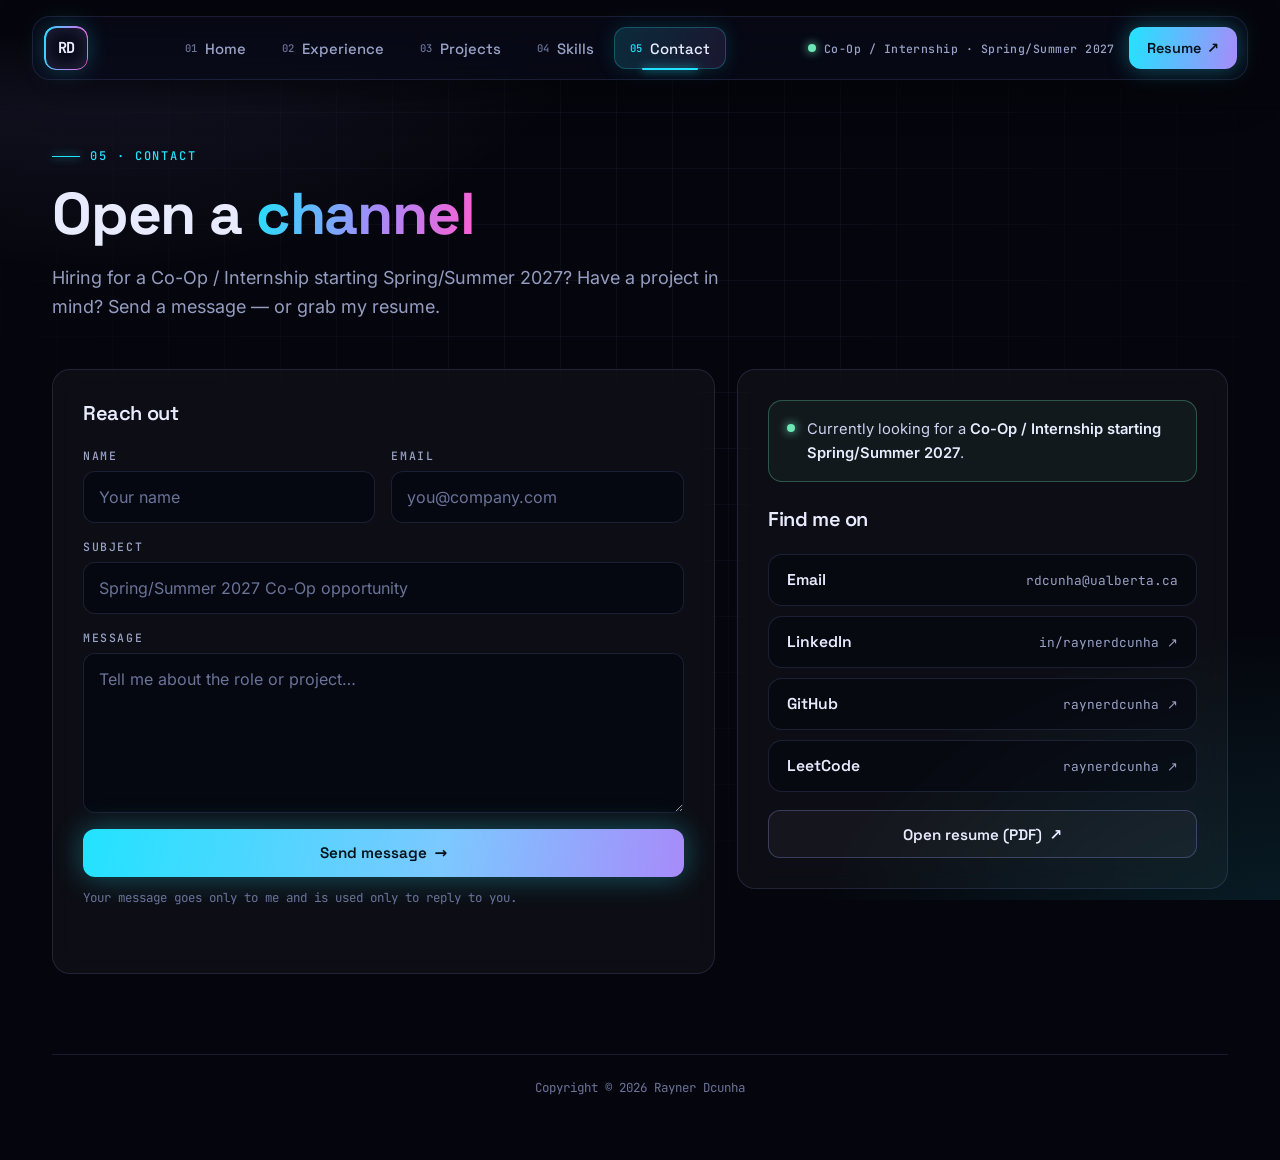
<file: contact/index.html>
<!doctype html>
<html lang="en">
<head>
  <meta charset="utf-8">
  <meta name="viewport" content="width=device-width, initial-scale=1">
  <title>Contact | Rayner Dcunha — Co-Op Spring/Summer 2027</title>
  <meta name="description" content="Contact Rayner Dcunha about Co-Op and internship opportunities starting Spring/Summer 2027 — email, LinkedIn, GitHub or the contact form.">
  <meta name="author" content="Rayner Dcunha">
  <meta name="robots" content="index, follow, max-image-preview:large">
  <link rel="canonical" href="https://www.raynerdcunha.com/contact">
  <meta property="og:type" content="website">
  <meta property="og:site_name" content="Rayner's Domain">
  <meta property="og:title" content="Contact | Rayner Dcunha — Co-Op Spring/Summer 2027">
  <meta property="og:description" content="Contact Rayner Dcunha about Co-Op and internship opportunities starting Spring/Summer 2027 — email, LinkedIn, GitHub or the contact form.">
  <meta property="og:url" content="https://www.raynerdcunha.com/contact">
  <meta property="og:image" content="https://www.raynerdcunha.com/assets/images/og-preview.png">
  <meta property="og:image:width" content="1200">
  <meta property="og:image:height" content="630">
  <meta property="og:image:alt" content="Rayner's Domain: portfolio of Rayner Dcunha, Computer Engineering Co-Op student">
  <meta property="og:locale" content="en_CA">
  <meta name="twitter:card" content="summary_large_image">
  <meta name="twitter:title" content="Contact | Rayner Dcunha — Co-Op Spring/Summer 2027">
  <meta name="twitter:description" content="Contact Rayner Dcunha about Co-Op and internship opportunities starting Spring/Summer 2027 — email, LinkedIn, GitHub or the contact form.">
  <meta name="twitter:image" content="https://www.raynerdcunha.com/assets/images/og-preview.png">
  <meta name="twitter:image:alt" content="Rayner's Domain: portfolio of Rayner Dcunha, Computer Engineering Co-Op student">
  <meta name="theme-color" content="#05060d">
  <link rel="icon" href="/favicon.ico" sizes="48x48">
  <link rel="icon" href="/assets/images/rd-logo.svg" type="image/svg+xml">
  <link rel="icon" href="/assets/images/favicon-32.png" sizes="32x32" type="image/png">
  <link rel="apple-touch-icon" href="/assets/images/apple-touch-icon.png">
  <link rel="manifest" href="/site.webmanifest">
  <link rel="preload" href="/assets/fonts/inter-latin-400-normal.woff2" as="font" type="font/woff2" crossorigin>
  <link rel="preload" href="/assets/fonts/space-grotesk-latin-700-normal.woff2" as="font" type="font/woff2" crossorigin>
  <link rel="stylesheet" href="/assets/css/fonts.css">
  <link rel="stylesheet" href="/assets/css/main.css">
  <script src="/assets/js/boot.js"></script>
  <script type="application/ld+json">{"@context":"https://schema.org","@graph":[{"@type":"BreadcrumbList","itemListElement":[{"@type":"ListItem","position":1,"name":"Home","item":"https://www.raynerdcunha.com/"},{"@type":"ListItem","position":2,"name":"Contact","item":"https://www.raynerdcunha.com/contact"}]}]}</script>
</head>
<body>
  <a class="skip-link" href="#main">Skip to main content</a>
  <div class="loader" aria-hidden="true"><span class="loader__mark grad-text">RD</span></div>
  <div class="wipe" aria-hidden="true"></div>
  <div class="space" aria-hidden="true"></div>

  <header class="taskbar">
    <div class="taskbar__inner">
      <a class="logo" href="/" aria-label="Home">
        <span class="logo__mark">RD</span>
      </a>
      <nav class="taskbar__nav" aria-label="Main">
        <span class="taskbar__indicator" aria-hidden="true"></span>
        <ol class="taskbar__list">
        <li><a class="taskbar__link" href="/"><span class="taskbar__num">01</span>Home</a></li>
        <li><a class="taskbar__link" href="/experience"><span class="taskbar__num">02</span>Experience</a></li>
        <li><a class="taskbar__link" href="/projects"><span class="taskbar__num">03</span>Projects</a></li>
        <li><a class="taskbar__link" href="/skills"><span class="taskbar__num">04</span>Skills</a></li>
        <li><a class="taskbar__link" href="/contact" aria-current="page"><span class="taskbar__num">05</span>Contact</a></li>
        </ol>
      </nav>
      <div class="taskbar__right">
        <span class="taskbar__status"><span class="pulse" aria-hidden="true"></span>Co-Op / Internship · Spring/Summer 2027</span>
        <a class="taskbar__resume magnetic" href="/resume" target="_blank" rel="noopener noreferrer">Resume <span aria-hidden="true">↗</span><span class="visually-hidden">(PDF, opens in a new tab)</span></a>
      </div>
    </div>
    <div class="progress" aria-hidden="true"><span></span></div>
  </header>

  <main id="main" class="main">
    <header class="page-head">
      <p class="hud">05 · Contact</p>
      <h1 class="page-title">Open a <span class="grad-text">channel</span></h1>
      <p class="page-lead">Hiring for a Co-Op / Internship starting Spring/Summer 2027? Have a project in mind? Send a message — or grab my resume.</p>
    </header>

    <div class="contact">
      <form class="panel glass" id="contact-form" action="/api/contact" method="POST" novalidate>
        <h2 class="panel__title">Reach out</h2>
        <div class="form-row">
          <div class="field"><label for="cf-name">Name</label><input id="cf-name" name="name" type="text" maxlength="100" autocomplete="name" placeholder="Your name" required></div>
          <div class="field"><label for="cf-email">Email</label><input id="cf-email" name="email" type="email" maxlength="200" autocomplete="email" placeholder="you@company.com" required></div>
        </div>
        <div class="field"><label for="cf-subject">Subject</label><input id="cf-subject" name="subject" type="text" maxlength="150" placeholder="Spring/Summer 2027 Co-Op opportunity" required></div>
        <div class="field"><label for="cf-message">Message</label><textarea id="cf-message" name="message" maxlength="5000" placeholder="Tell me about the role or project…" required></textarea></div>
        <input type="text" name="_gotcha" class="visually-hidden" tabindex="-1" autocomplete="off" aria-hidden="true">
        <button class="btn btn--neon magnetic" type="submit">Send message <span class="arrow" aria-hidden="true">→</span></button>
        <p class="form-note">Your message goes only to me and is used only to reply to you.</p>
        <p class="form-status" role="status" aria-live="polite"></p>
      </form>

      <aside class="panel glass">
        <div class="avail avail--top"><span class="pulse" aria-hidden="true"></span><span>Currently looking for a <strong>Co-Op / Internship starting Spring/Summer 2027</strong>.</span></div>
        <h2 class="panel__title">Find me on</h2>
        <ul class="links">
          <li><a href="mailto:rdcunha@ualberta.ca"><b>Email</b><span>rdcunha@ualberta.ca</span></a></li>
          <li><a href="https://www.linkedin.com/in/raynerdcunha" target="_blank" rel="noopener noreferrer"><b>LinkedIn</b><span>in/raynerdcunha ↗</span></a></li>
          <li><a href="https://github.com/raynerdcunha" target="_blank" rel="noopener noreferrer"><b>GitHub</b><span>raynerdcunha ↗</span></a></li>
          <li><a href="https://leetcode.com/u/raynerdcunha" target="_blank" rel="noopener noreferrer"><b>LeetCode</b><span>raynerdcunha ↗</span></a></li>
          <!-- Discord (only if the username is professional):
          <li><a href="https://discord.com/users/YOUR_USER_ID" target="_blank" rel="noopener noreferrer"><b>Discord</b><span>yourhandle ↗</span></a></li> -->
        </ul>
        <div class="mt-18"><a class="btn magnetic" href="/resume" target="_blank" rel="noopener noreferrer">Open resume (PDF) <span aria-hidden="true">↗</span></a></div>
      </aside>
    </div>

    <footer class="footer">
      <span>Copyright © <span id="year">2026</span> Rayner Dcunha</span>
    </footer>
  </main>
  <script src="/assets/vendor/gsap.min.js" defer></script>
  <script src="/assets/vendor/ScrollTrigger.min.js" defer></script>
  <script src="/assets/js/site-shell.js" defer></script>
  <script src="/assets/js/motion.js" defer></script>
  <script src="/assets/js/contact-form.js" defer></script>
</body>
</html>
</file>
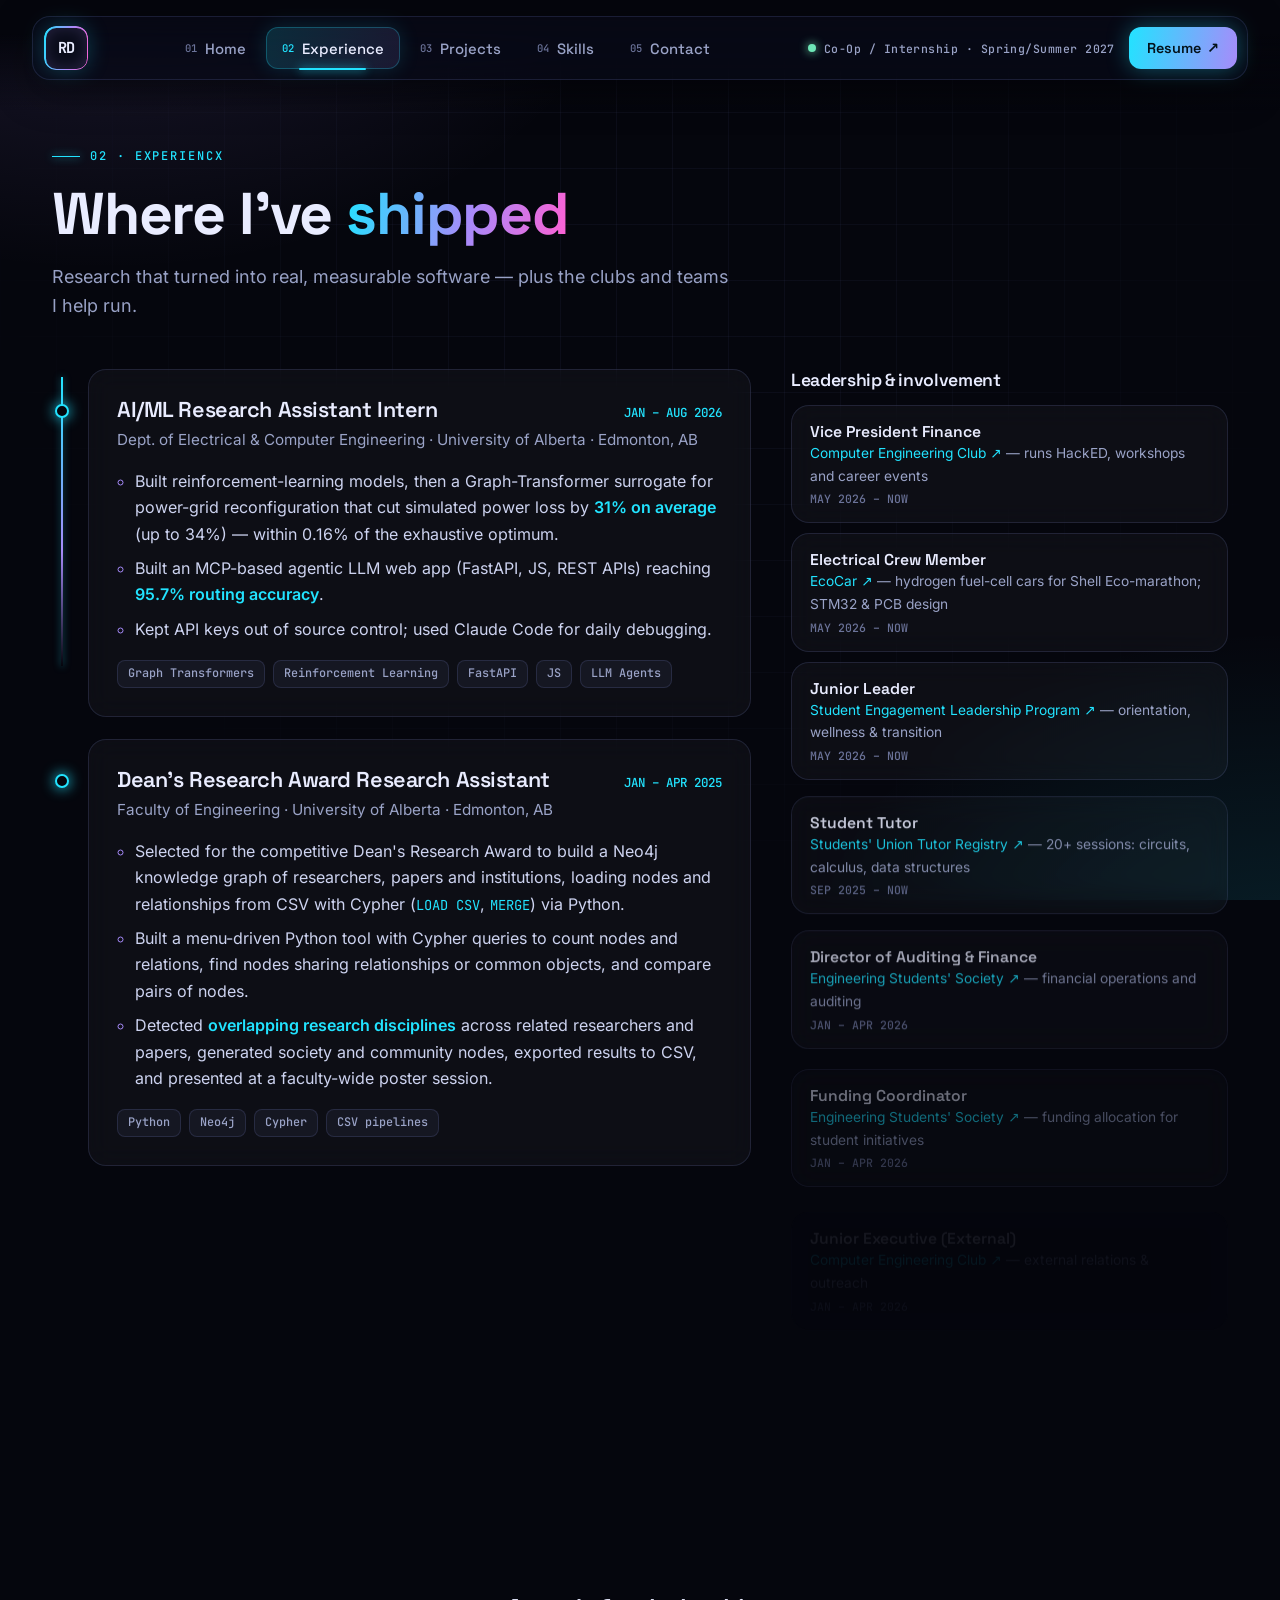
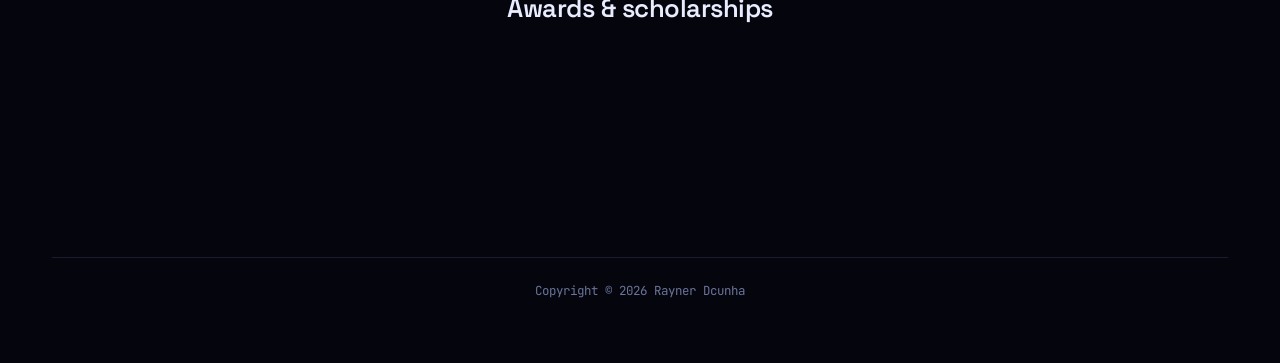
<file: experience/index.html>
<!doctype html>
<html lang="en">
<head>
  <meta charset="utf-8">
  <meta name="viewport" content="width=device-width, initial-scale=1">
  <title>Experience — AI/ML Research | Rayner Dcunha</title>
  <meta name="description" content="Rayner Dcunha's experience: AI/ML Research Assistant Intern and Dean's Research Award Research Assistant at the University of Alberta, plus leadership roles.">
  <meta name="author" content="Rayner Dcunha">
  <meta name="robots" content="index, follow, max-image-preview:large">
  <link rel="canonical" href="https://www.raynerdcunha.com/experience">
  <meta property="og:type" content="website">
  <meta property="og:site_name" content="Rayner's Domain">
  <meta property="og:title" content="Experience — AI/ML Research | Rayner Dcunha">
  <meta property="og:description" content="Rayner Dcunha's experience: AI/ML Research Assistant Intern and Dean's Research Award Research Assistant at the University of Alberta, plus leadership roles.">
  <meta property="og:url" content="https://www.raynerdcunha.com/experience">
  <meta property="og:image" content="https://www.raynerdcunha.com/assets/images/og-preview.png">
  <meta property="og:image:width" content="1200">
  <meta property="og:image:height" content="630">
  <meta property="og:image:alt" content="Rayner's Domain: portfolio of Rayner Dcunha, Computer Engineering Co-Op student">
  <meta property="og:locale" content="en_CA">
  <meta name="twitter:card" content="summary_large_image">
  <meta name="twitter:title" content="Experience — AI/ML Research | Rayner Dcunha">
  <meta name="twitter:description" content="Rayner Dcunha's experience: AI/ML Research Assistant Intern and Dean's Research Award Research Assistant at the University of Alberta, plus leadership roles.">
  <meta name="twitter:image" content="https://www.raynerdcunha.com/assets/images/og-preview.png">
  <meta name="twitter:image:alt" content="Rayner's Domain: portfolio of Rayner Dcunha, Computer Engineering Co-Op student">
  <meta name="theme-color" content="#05060d">
  <link rel="icon" href="/favicon.ico" sizes="48x48">
  <link rel="icon" href="/assets/images/rd-logo.svg" type="image/svg+xml">
  <link rel="icon" href="/assets/images/favicon-32.png" sizes="32x32" type="image/png">
  <link rel="apple-touch-icon" href="/assets/images/apple-touch-icon.png">
  <link rel="manifest" href="/site.webmanifest">
  <link rel="preload" href="/assets/fonts/inter-latin-400-normal.woff2" as="font" type="font/woff2" crossorigin>
  <link rel="preload" href="/assets/fonts/space-grotesk-latin-700-normal.woff2" as="font" type="font/woff2" crossorigin>
  <link rel="stylesheet" href="/assets/css/fonts.css">
  <link rel="stylesheet" href="/assets/css/main.css">
  <script src="/assets/js/boot.js"></script>
  <script type="application/ld+json">{"@context":"https://schema.org","@graph":[{"@type":"BreadcrumbList","itemListElement":[{"@type":"ListItem","position":1,"name":"Home","item":"https://www.raynerdcunha.com/"},{"@type":"ListItem","position":2,"name":"Experience","item":"https://www.raynerdcunha.com/experience"}]}]}</script>
</head>
<body>
  <a class="skip-link" href="#main">Skip to main content</a>
  <div class="loader" aria-hidden="true"><span class="loader__mark grad-text">RD</span></div>
  <div class="wipe" aria-hidden="true"></div>
  <div class="space" aria-hidden="true"></div>

  <header class="taskbar">
    <div class="taskbar__inner">
      <a class="logo" href="/" aria-label="Home">
        <span class="logo__mark">RD</span>
      </a>
      <nav class="taskbar__nav" aria-label="Main">
        <span class="taskbar__indicator" aria-hidden="true"></span>
        <ol class="taskbar__list">
        <li><a class="taskbar__link" href="/"><span class="taskbar__num">01</span>Home</a></li>
        <li><a class="taskbar__link" href="/experience" aria-current="page"><span class="taskbar__num">02</span>Experience</a></li>
        <li><a class="taskbar__link" href="/projects"><span class="taskbar__num">03</span>Projects</a></li>
        <li><a class="taskbar__link" href="/skills"><span class="taskbar__num">04</span>Skills</a></li>
        <li><a class="taskbar__link" href="/contact"><span class="taskbar__num">05</span>Contact</a></li>
        </ol>
      </nav>
      <div class="taskbar__right">
        <span class="taskbar__status"><span class="pulse" aria-hidden="true"></span>Co-Op / Internship · Spring/Summer 2027</span>
        <a class="taskbar__resume magnetic" href="/resume" target="_blank" rel="noopener noreferrer">Resume <span aria-hidden="true">↗</span><span class="visually-hidden">(PDF, opens in a new tab)</span></a>
      </div>
    </div>
    <div class="progress" aria-hidden="true"><span></span></div>
  </header>

  <main id="main" class="main">
    <header class="page-head">
      <p class="hud">02 · Experience</p>
      <h1 class="page-title">Where I've <span class="grad-text">shipped</span></h1>
      <p class="page-lead">Research that turned into real, measurable software — plus the clubs and teams I help run.</p>
    </header>

    <div class="exp">
      <ol class="timeline">
        <li class="job glass glass--glow reveal">
          <div class="job__top"><h2 class="job__role">AI/ML Research Assistant Intern</h2><span class="job__dates">JAN – AUG 2026</span></div>
          <p class="job__org">Dept. of Electrical &amp; Computer Engineering · University of Alberta · Edmonton, AB</p>
          <ul class="job__points">
            <li>Built reinforcement-learning models, then a Graph-Transformer surrogate for power-grid reconfiguration that cut simulated power loss by <span class="hl">31% on average</span> (up to 34%) — within 0.16% of the exhaustive optimum.</li>
            <li>Built an MCP-based agentic LLM web app (FastAPI, JS, REST APIs) reaching <span class="hl">95.7% routing accuracy</span>.</li>
            <li>Kept API keys out of source control; used Claude Code for daily debugging.</li>
          </ul>
          <ul class="chips" aria-label="Technologies"><li>Graph Transformers</li><li>Reinforcement Learning</li><li>FastAPI</li><li>JS</li><li>LLM Agents</li></ul>
        </li>
        <li class="job glass glass--glow reveal d08">
          <div class="job__top"><h2 class="job__role">Dean's Research Award Research Assistant</h2><span class="job__dates">JAN – APR 2025</span></div>
          <p class="job__org">Faculty of Engineering · University of Alberta · Edmonton, AB</p>
          <ul class="job__points">
            <li>Selected for the competitive Dean's Research Award to build a Neo4j knowledge graph of researchers, papers and institutions, loading nodes and relationships from CSV with Cypher (<code>LOAD CSV</code>, <code>MERGE</code>) via Python.</li>
            <li>Built a menu-driven Python tool with Cypher queries to count nodes and relations, find nodes sharing relationships or common objects, and compare pairs of nodes.</li>
            <li>Detected <span class="hl">overlapping research disciplines</span> across related researchers and papers, generated society and community nodes, exported results to CSV, and presented at a faculty-wide poster session.</li>
          </ul>
          <ul class="chips" aria-label="Technologies"><li>Python</li><li>Neo4j</li><li>Cypher</li><li>CSV pipelines</li></ul>
        </li>
      </ol>

      <aside>
        <h2 class="side-title">Leadership &amp; involvement</h2>
        <ul class="roles">
          <li class="role glass glass--glow reveal"><span class="role__title">Vice President Finance</span><span class="role__org"><a href="https://www.compeclub.com/" target="_blank" rel="noopener noreferrer">Computer Engineering Club ↗</a> — runs HackED, workshops and career events</span><span class="role__dates">MAY 2026 – NOW</span></li>
          <li class="role glass glass--glow reveal"><span class="role__title">Electrical Crew Member</span><span class="role__org"><a href="https://www.ualberta-ecocar.ca/" target="_blank" rel="noopener noreferrer">EcoCar ↗</a> — hydrogen fuel-cell cars for Shell Eco-marathon; STM32 &amp; PCB design</span><span class="role__dates">MAY 2026 – NOW</span></li>
          <li class="role glass glass--glow reveal"><span class="role__title">Junior Leader</span><span class="role__org"><a href="https://www.ualberta.ca/en/engineering/community-giving/student-involvement/student-engagement-leadership-program.html" target="_blank" rel="noopener noreferrer">Student Engagement Leadership Program ↗</a> — orientation, wellness &amp; transition</span><span class="role__dates">MAY 2026 – NOW</span></li>
          <li class="role glass glass--glow reveal"><span class="role__title">Student Tutor</span><span class="role__org"><a href="https://www2.su.ualberta.ca/services/infolink/tutor/registry/tutor/1423/" target="_blank" rel="noopener noreferrer">Students' Union Tutor Registry ↗</a> — 20+ sessions: circuits, calculus, data structures</span><span class="role__dates">SEP 2025 – NOW</span></li>
          <li class="role glass glass--glow reveal"><span class="role__title">Director of Auditing &amp; Finance</span><span class="role__org"><a href="https://www.essualberta.ca/" target="_blank" rel="noopener noreferrer">Engineering Students' Society ↗</a> — financial operations and auditing</span><span class="role__dates">JAN – APR 2026</span></li>
          <li class="role glass glass--glow reveal"><span class="role__title">Funding Coordinator</span><span class="role__org"><a href="https://www.essualberta.ca/" target="_blank" rel="noopener noreferrer">Engineering Students' Society ↗</a> — funding allocation for student initiatives</span><span class="role__dates">JAN – APR 2026</span></li>
          <li class="role glass glass--glow reveal"><span class="role__title">Junior Executive (External)</span><span class="role__org"><a href="https://www.compeclub.com/" target="_blank" rel="noopener noreferrer">Computer Engineering Club ↗</a> — external relations &amp; outreach</span><span class="role__dates">JAN – APR 2026</span></li>
          <li class="role glass glass--glow reveal"><span class="role__title">Organizer &amp; Project Judge</span><span class="role__org"><a href="https://hacked.compeclub.com/" target="_blank" rel="noopener noreferrer">HackED 2026 ↗</a> — 500+ student hackathon</span><span class="role__dates">JAN – FEB 2026</span></li>
          <li class="role glass glass--glow reveal"><span class="role__title">Finance Coordinator</span><span class="role__org"><a href="https://www.essualberta.ca/" target="_blank" rel="noopener noreferrer">Engineering Students' Society ↗</a> — reimbursements, bookkeeping, funding</span><span class="role__dates">OCT – DEC 2025</span></li>
        </ul>
      </aside>
    </div>

    <section class="awards" aria-labelledby="awards-title">
      <h2 id="awards-title" class="awards__title">Awards &amp; scholarships</h2>
      <ul class="awards__list">
        <li class="award-card glass glass--glow reveal"><span class="award-card__year">2025</span><span class="award-card__name">Dean's Research Award</span><span class="award-card__org">Faculty of Engineering, University of Alberta</span></li>
        <li class="award-card glass glass--glow reveal"><span class="award-card__year">2023</span><span class="award-card__name">International Admission Scholarship</span><span class="award-card__org">University of Alberta</span></li>
        <li class="award-card glass glass--glow reveal"><span class="award-card__year">2023</span><span class="award-card__name">Regional Excellence Scholarship</span><span class="award-card__org">University of Alberta</span></li>
        <li class="award-card glass glass--glow reveal"><span class="award-card__year">2023</span><span class="award-card__name">Iron Standard Entrance Scholarship</span><span class="award-card__org">Faculty of Engineering</span></li>
      </ul>
    </section>

    <footer class="footer">
      <span>Copyright © <span id="year">2026</span> Rayner Dcunha</span>
    </footer>
  </main>
  <script src="/assets/vendor/gsap.min.js" defer></script>
  <script src="/assets/vendor/ScrollTrigger.min.js" defer></script>
  <script src="/assets/js/site-shell.js" defer></script>
  <script src="/assets/js/motion.js" defer></script>
</body>
</html>
</file>
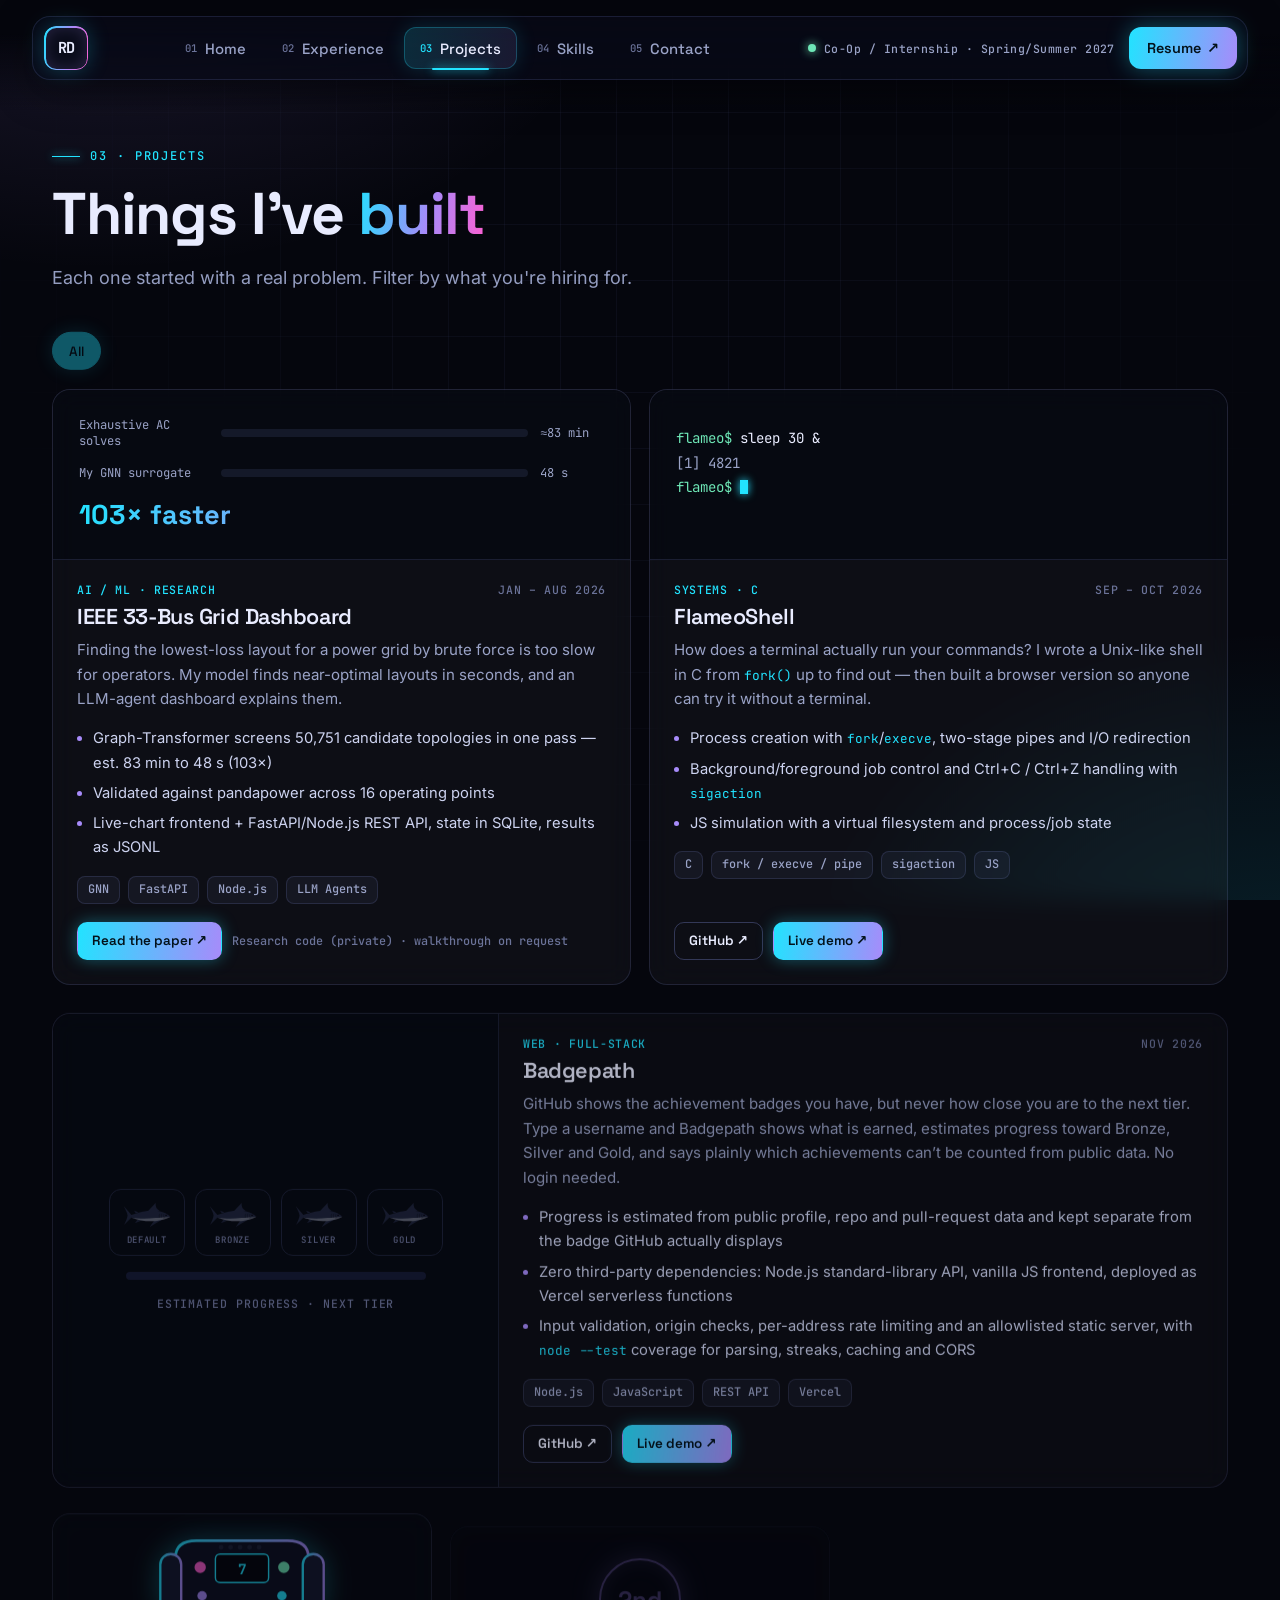
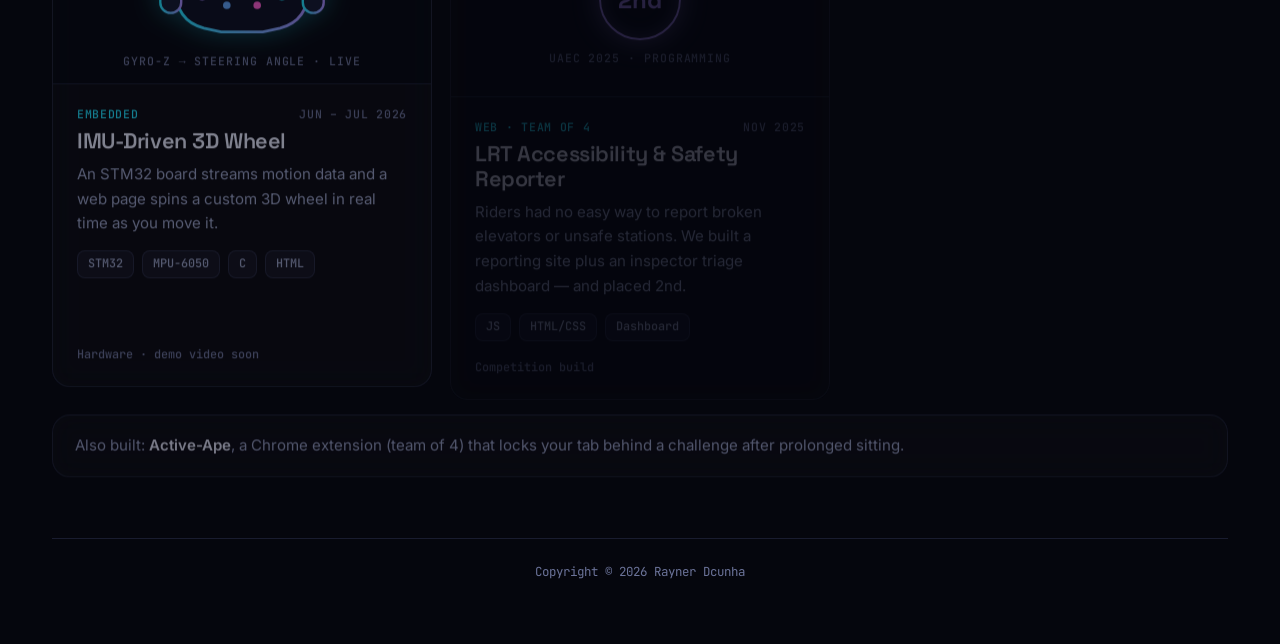
<file: projects/index.html>
<!doctype html>
<html lang="en">
<head>
  <meta charset="utf-8">
  <meta name="viewport" content="width=device-width, initial-scale=1">
  <title>Projects — FlameoShell, Badgepath &amp; More | Rayner Dcunha</title>
  <meta name="description" content="Projects by Rayner Dcunha: a Unix shell in C, Badgepath, an ML power-grid dashboard, an embedded IMU steering wheel and a 2nd-place LRT reporting site.">
  <meta name="author" content="Rayner Dcunha">
  <meta name="robots" content="index, follow, max-image-preview:large">
  <link rel="canonical" href="https://www.raynerdcunha.com/projects">
  <meta property="og:type" content="website">
  <meta property="og:site_name" content="Rayner's Domain">
  <meta property="og:title" content="Projects — FlameoShell, Badgepath &amp; More | Rayner Dcunha">
  <meta property="og:description" content="Projects by Rayner Dcunha: a Unix shell in C, Badgepath, an ML power-grid dashboard, an embedded IMU steering wheel and a 2nd-place LRT reporting site.">
  <meta property="og:url" content="https://www.raynerdcunha.com/projects">
  <meta property="og:image" content="https://www.raynerdcunha.com/assets/images/og-preview.png">
  <meta property="og:image:width" content="1200">
  <meta property="og:image:height" content="630">
  <meta property="og:image:alt" content="Rayner's Domain: portfolio of Rayner Dcunha, Computer Engineering Co-Op student">
  <meta property="og:locale" content="en_CA">
  <meta name="twitter:card" content="summary_large_image">
  <meta name="twitter:title" content="Projects — FlameoShell, Badgepath &amp; More | Rayner Dcunha">
  <meta name="twitter:description" content="Projects by Rayner Dcunha: a Unix shell in C, Badgepath, an ML power-grid dashboard, an embedded IMU steering wheel and a 2nd-place LRT reporting site.">
  <meta name="twitter:image" content="https://www.raynerdcunha.com/assets/images/og-preview.png">
  <meta name="twitter:image:alt" content="Rayner's Domain: portfolio of Rayner Dcunha, Computer Engineering Co-Op student">
  <meta name="theme-color" content="#05060d">
  <link rel="icon" href="/favicon.ico" sizes="48x48">
  <link rel="icon" href="/assets/images/rd-logo.svg" type="image/svg+xml">
  <link rel="icon" href="/assets/images/favicon-32.png" sizes="32x32" type="image/png">
  <link rel="apple-touch-icon" href="/assets/images/apple-touch-icon.png">
  <link rel="manifest" href="/site.webmanifest">
  <link rel="preload" href="/assets/fonts/inter-latin-400-normal.woff2" as="font" type="font/woff2" crossorigin>
  <link rel="preload" href="/assets/fonts/space-grotesk-latin-700-normal.woff2" as="font" type="font/woff2" crossorigin>
  <link rel="stylesheet" href="/assets/css/fonts.css">
  <link rel="stylesheet" href="/assets/css/main.css">
  <script src="/assets/js/boot.js"></script>
  <script type="application/ld+json">{"@context":"https://schema.org","@graph":[{"@type":"BreadcrumbList","itemListElement":[{"@type":"ListItem","position":1,"name":"Home","item":"https://www.raynerdcunha.com/"},{"@type":"ListItem","position":2,"name":"Projects","item":"https://www.raynerdcunha.com/projects"}]},{"@type":"ItemList","name":"Projects by Rayner Dcunha","itemListElement":[{"@type":"ListItem","position":1,"item":{"@type":"SoftwareSourceCode","name":"FlameoShell","description":"A Unix-like shell written in C (fork/execve, pipes, redirection, job control) with a browser version.","codeRepository":"https://github.com/raynerdcunha/flameoshell","url":"https://github.com/raynerdcunha/flameoshell","programmingLanguage":"C","author":{"@id":"https://www.raynerdcunha.com/#person"}}},{"@type":"ListItem","position":2,"item":{"@type":"SoftwareSourceCode","name":"Badgepath","description":"Web app showing which GitHub achievements a public profile has earned and estimated progress toward higher tiers.","codeRepository":"https://github.com/raynerdcunha/badge-path","url":"https://github.com/raynerdcunha/badge-path","programmingLanguage":"JavaScript","author":{"@id":"https://www.raynerdcunha.com/#person"}}},{"@type":"ListItem","position":3,"item":{"@type":"SoftwareSourceCode","name":"Omakase or Not?","description":"Android game that settles where to eat with three randomized outcomes.","codeRepository":"https://github.com/raynerdcunha/omakase-or-not","url":"https://github.com/raynerdcunha/omakase-or-not","programmingLanguage":"Kotlin","author":{"@id":"https://www.raynerdcunha.com/#person"}}}]}]}</script>
</head>
<body>
  <a class="skip-link" href="#main">Skip to main content</a>
  <div class="loader" aria-hidden="true"><span class="loader__mark grad-text">RD</span></div>
  <div class="wipe" aria-hidden="true"></div>
  <div class="space" aria-hidden="true"></div>

  <header class="taskbar">
    <div class="taskbar__inner">
      <a class="logo" href="/" aria-label="Home">
        <span class="logo__mark">RD</span>
      </a>
      <nav class="taskbar__nav" aria-label="Main">
        <span class="taskbar__indicator" aria-hidden="true"></span>
        <ol class="taskbar__list">
        <li><a class="taskbar__link" href="/"><span class="taskbar__num">01</span>Home</a></li>
        <li><a class="taskbar__link" href="/experience"><span class="taskbar__num">02</span>Experience</a></li>
        <li><a class="taskbar__link" href="/projects" aria-current="page"><span class="taskbar__num">03</span>Projects</a></li>
        <li><a class="taskbar__link" href="/skills"><span class="taskbar__num">04</span>Skills</a></li>
        <li><a class="taskbar__link" href="/contact"><span class="taskbar__num">05</span>Contact</a></li>
        </ol>
      </nav>
      <div class="taskbar__right">
        <span class="taskbar__status"><span class="pulse" aria-hidden="true"></span>Co-Op / Internship · Spring/Summer 2027</span>
        <a class="taskbar__resume magnetic" href="/resume" target="_blank" rel="noopener noreferrer">Resume <span aria-hidden="true">↗</span><span class="visually-hidden">(PDF, opens in a new tab)</span></a>
      </div>
    </div>
    <div class="progress" aria-hidden="true"><span></span></div>
  </header>

  <main id="main" class="main">
    <header class="page-head">
      <p class="hud">03 · Projects</p>
      <h1 class="page-title">Things I've <span class="grad-text">built</span></h1>
      <p class="page-lead">Each one started with a real problem. Filter by what you're hiring for.</p>
    </header>

    <div class="filters" role="group" aria-label="Filter projects">
      <button class="filter" type="button" data-filter="all" aria-pressed="true">All</button>
      <button class="filter" type="button" data-filter="ai" aria-pressed="false">AI / ML</button>
      <button class="filter" type="button" data-filter="systems" aria-pressed="false">Systems</button>
      <button class="filter" type="button" data-filter="web" aria-pressed="false">Web</button>
      <button class="filter" type="button" data-filter="mobile" aria-pressed="false">Mobile</button>
      <button class="filter" type="button" data-filter="hardware" aria-pressed="false">Hardware</button>
    </div>

    <!-- To use a real screenshot, replace a card's visual with:
         <img src="/assets/images/projects/flameoshell-demo.webp" alt="FlameoShell running in the browser" loading="lazy"> -->
    <div class="bento">
      <article class="proj proj--wide tilt glass glass--glow reveal" data-tags="ai web">
        <div class="proj__visual">
          <div class="race" data-run>
            <div class="race__row"><span>Exhaustive AC solves</span><span class="race__track"><span class="race__bar race__bar--slow"></span></span><span>≈83 min</span></div>
            <div class="race__row"><span>My GNN surrogate</span><span class="race__track"><span class="race__bar race__bar--fast"></span></span><span>48 s</span></div>
            <div class="race__big grad-text">103× faster</div>
          </div>
        </div>
        <div class="proj__body">
          <p class="proj__meta"><b>AI / ML · RESEARCH</b><span>JAN – AUG 2026</span></p>
          <h2 class="proj__title">IEEE 33-Bus Grid Dashboard</h2>
          <p class="proj__problem">Finding the lowest-loss layout for a power grid by brute force is too slow for operators. My model finds near-optimal layouts in seconds, and an LLM-agent dashboard explains them.</p>
          <ul class="proj__points">
            <li>Graph-Transformer screens 50,751 candidate topologies in one pass — est. 83 min to 48 s (103×)</li>
            <li>Validated against pandapower across 16 operating points</li>
            <li>Live-chart frontend + FastAPI/Node.js REST API, state in SQLite, results as JSONL</li>
          </ul>
          <ul class="chips"><li>GNN</li><li>FastAPI</li><li>Node.js</li><li>LLM Agents</li></ul>
          <div class="proj__links">
            <a class="proj__link proj__link--live" href="https://www.mdpi.com/4118630" target="_blank" rel="noopener noreferrer">Read the paper ↗</a>
            <span class="proj__note">Research code (private) · walkthrough on request</span>
          </div>
        </div>
      </article>

      <article class="proj proj--wide tilt glass glass--glow reveal" data-tags="systems web">
        <div class="proj__visual"><pre id="flameo-term" class="term" aria-label="Animated FlameoShell terminal session"><span class="p">flameo$</span> sleep 30 &amp;</pre></div>
        <div class="proj__body">
          <p class="proj__meta"><b>SYSTEMS · C</b><span>SEP – OCT 2026</span></p>
          <h2 class="proj__title">FlameoShell</h2>
          <p class="proj__problem">How does a terminal actually run your commands? I wrote a Unix-like shell in C from <code>fork()</code> up to find out — then built a browser version so anyone can try it without a terminal.</p>
          <ul class="proj__points">
            <li>Process creation with <code>fork</code>/<code>execve</code>, two-stage pipes and I/O redirection</li>
            <li>Background/foreground job control and Ctrl+C / Ctrl+Z handling with <code>sigaction</code></li>
            <li>JS simulation with a virtual filesystem and process/job state</li>
          </ul>
          <ul class="chips"><li>C</li><li>fork / execve / pipe</li><li>sigaction</li><li>JS</li></ul>
          <div class="proj__links">
            <a class="proj__link" href="https://github.com/raynerdcunha/flameoshell" target="_blank" rel="noopener noreferrer">GitHub ↗</a>
            <a class="proj__link proj__link--live" href="https://flameoshell.raynerdcunha.com" target="_blank" rel="noopener noreferrer">Live demo ↗</a>
          </div>
        </div>
      </article>

      <article class="proj proj--full tilt glass glass--glow reveal d04" data-tags="web">
        <div class="proj__visual">
          <div class="vis-center bp-vis" role="img" aria-label="Four badge tiers (Default, Bronze, Silver, Gold) filling up as progress grows">
            <svg class="sprite-hidden" width="0" height="0" aria-hidden="true" focusable="false">
              <defs>
                <symbol id="bp-shark" viewBox="0 0 120 62">
                  <path d="M114 34C106 26 92 20 74 20C56 20 38 25 24 30L6 9Q15 26 15 31Q15 37 7 53L24 36C40 42 60 46 80 44C98 42 108 38 114 34Z" fill="currentColor"/>
                  <path d="M62 21 80 2Q78 14 90 21Z" fill="currentColor"/>
                  <path d="M80 38 66 58Q78 50 96 40Z" fill="currentColor"/>
                  <path d="M38 41 32 49 47 43Z" fill="currentColor"/>
                  <path d="M34 26 30 20 41 24Z" fill="currentColor"/>
                  <path d="M114 34C108 38 98 42 80 44C60 46 40 42 24 36C40 39 60 39 80 37C98 36 108 35 114 34Z" fill="#fff" opacity=".28"/>
                  <path d="M89 28Q86.500 32 89 36M94 27.500Q91.500 32 94 36.500M99 28Q96.500 32 99 35.500" fill="none" stroke="#05060d" stroke-width="1.2" stroke-linecap="round" opacity=".55"/>
                  <path d="M113 34Q105 38.500 98 37.500" fill="none" stroke="#05060d" stroke-width="1.1" stroke-linecap="round" opacity=".6"/>
                  <circle cx="104" cy="31" r="1.9" fill="#05060d"/>
                </symbol>
              </defs>
            </svg>
            <div class="bp-tiers">
              <span class="bp-tier bp-tier--0"><svg viewBox="0 0 120 62" aria-hidden="true"><use href="#bp-shark"/></svg><small>DEFAULT</small></span>
              <span class="bp-tier bp-tier--1"><svg viewBox="0 0 120 62" aria-hidden="true"><use href="#bp-shark"/></svg><small>BRONZE</small></span>
              <span class="bp-tier bp-tier--2"><svg viewBox="0 0 120 62" aria-hidden="true"><use href="#bp-shark"/></svg><small>SILVER</small></span>
              <span class="bp-tier bp-tier--3"><svg viewBox="0 0 120 62" aria-hidden="true"><use href="#bp-shark"/></svg><small>GOLD</small></span>
            </div>
            <div class="bp-track"><span class="bp-fill"></span></div>
            <span class="vis-cap">ESTIMATED PROGRESS &middot; NEXT TIER</span>
          </div>
        </div>
        <div class="proj__body">
          <p class="proj__meta"><b>WEB &middot; FULL-STACK</b><span>NOV 2026</span></p>
          <h2 class="proj__title">Badgepath</h2>
          <p class="proj__problem">GitHub shows the achievement badges you have, but never how close you are to the next tier. Type a username and Badgepath shows what is earned, estimates progress toward Bronze, Silver and Gold, and says plainly which achievements can&rsquo;t be counted from public data. No login needed.</p>
          <ul class="proj__points">
            <li>Progress is estimated from public profile, repo and pull-request data and kept separate from the badge GitHub actually displays</li>
            <li>Zero third-party dependencies: Node.js standard-library API, vanilla JS frontend, deployed as Vercel serverless functions</li>
            <li>Input validation, origin checks, per-address rate limiting and an allowlisted static server, with <code>node --test</code> coverage for parsing, streaks, caching and CORS</li>
          </ul>
          <ul class="chips"><li>Node.js</li><li>JavaScript</li><li>REST API</li><li>Vercel</li></ul>
          <div class="proj__links">
            <a class="proj__link" href="https://github.com/raynerdcunha/badge-path" target="_blank" rel="noopener noreferrer">GitHub &#8599;</a>
            <a class="proj__link proj__link--live" href="https://badge-path.vercel.app" target="_blank" rel="noopener noreferrer">Live demo &#8599;</a>
          </div>
        </div>
      </article>

      <article class="proj tilt glass glass--glow reveal d12" data-tags="hardware systems">
        <div class="proj__visual"><div class="vis-center"><svg class="f1-wheel" viewBox="0 0 200 120" aria-hidden="true">
            <defs><linearGradient id="f1g" x1="0" x2="1"><stop offset="0" stop-color="#22e3ff"/><stop offset="1" stop-color="#a78bfa"/></linearGradient></defs>
            <path d="M30 30 Q30 12 52 12 H148 Q170 12 170 30 V62 Q170 96 140 104 L122 108 H78 L60 104 Q30 96 30 62 Z" fill="#0d1124" stroke="url(#f1g)" stroke-width="3"/>
            <rect x="14" y="26" width="22" height="62" rx="11" fill="#151a33" stroke="url(#f1g)" stroke-width="2.5"/>
            <rect x="164" y="26" width="22" height="62" rx="11" fill="#151a33" stroke="url(#f1g)" stroke-width="2.5"/>
            <rect x="72" y="26" width="56" height="30" rx="5" fill="#05060d" stroke="#22e3ff" stroke-width="1.5"/>
            <text x="100" y="47" text-anchor="middle" font-family="JetBrains Mono, monospace" font-size="15" font-weight="700" fill="#22e3ff">7</text>
            <circle cx="56" cy="40" r="6" fill="#ff5fd2"/><circle cx="144" cy="40" r="6" fill="#6ee7b7"/>
            <circle cx="58" cy="70" r="5" fill="#a78bfa"/><circle cx="142" cy="70" r="5" fill="#22e3ff"/>
            <circle cx="84" cy="80" r="4" fill="#60a5fa"/><circle cx="116" cy="80" r="4" fill="#ff5fd2"/>
            <g class="f1-leds"><circle cx="78" cy="19" r="2.6"/><circle cx="88" cy="19" r="2.6"/><circle cx="98" cy="19" r="2.6"/><circle cx="108" cy="19" r="2.6"/><circle cx="118" cy="19" r="2.6"/></g>
          </svg><span class="vis-cap">GYRO-Z → STEERING ANGLE · LIVE</span></div></div>
        <div class="proj__body">
          <p class="proj__meta"><b>EMBEDDED</b><span>JUN – JUL 2026</span></p>
          <h2 class="proj__title">IMU-Driven 3D Wheel</h2>
          <p class="proj__problem">An STM32 board streams motion data and a web page spins a custom 3D wheel in real time as you move it.</p>
          <ul class="chips"><li>STM32</li><li>MPU-6050</li><li>C</li><li>HTML</li></ul>
          <div class="proj__links"><span class="proj__note">Hardware · demo video soon</span></div>
        </div>
      </article>

      <article class="proj tilt glass glass--glow reveal d06" data-tags="web">
        <div class="proj__visual"><div class="vis-center"><span class="badge2">2nd</span><span class="vis-cap">UAEC 2025 · PROGRAMMING</span></div></div>
        <div class="proj__body">
          <p class="proj__meta"><b>WEB · TEAM OF 4</b><span>NOV 2025</span></p>
          <h2 class="proj__title">LRT Accessibility &amp; Safety Reporter</h2>
          <p class="proj__problem">Riders had no easy way to report broken elevators or unsafe stations. We built a reporting site plus an inspector triage dashboard — and placed 2nd.</p>
          <ul class="chips"><li>JS</li><li>HTML/CSS</li><li>Dashboard</li></ul>
          <div class="proj__links"><span class="proj__note">Competition build</span></div>
        </div>
      </article>

      <article class="proj tilt glass glass--glow reveal d08" data-tags="mobile">
        <div class="proj__visual"><div class="vis-center"><span class="choice-q grad-text">Omakase?</span><span class="choice"><span class="is-on">Yes</span><span>No</span><span>Maybe</span></span></div></div>
        <div class="proj__body">
          <p class="proj__meta"><b>ANDROID</b><span>SEP 2026</span></p>
          <h2 class="proj__title">Omakase or Not?</h2>
          <p class="proj__problem">Ends the "where should we eat?" stalemate with a quick, probability-based Android game with three randomized outcomes.</p>
          <ul class="chips"><li>Kotlin</li><li>Jetpack Compose</li><li>Material 3</li></ul>
          <div class="proj__links"><a class="proj__link" href="https://github.com/raynerdcunha/omakase-or-not" target="_blank" rel="noopener noreferrer">GitHub ↗</a></div>
        </div>
      </article>
    </div>

    <div class="more glass reveal">
      <span>Also built: <strong>Active-Ape</strong>, a Chrome extension (team of 4) that locks your tab behind a challenge after prolonged sitting.</span>
    </div>

    <footer class="footer">
      <span>Copyright © <span id="year">2026</span> Rayner Dcunha</span>
    </footer>
  </main>
  <script src="/assets/vendor/gsap.min.js" defer></script>
  <script src="/assets/vendor/ScrollTrigger.min.js" defer></script>
  <script src="/assets/js/site-shell.js" defer></script>
  <script src="/assets/js/motion.js" defer></script>
  <script src="/assets/js/project-effects.js" defer></script>
</body>
</html>
</file>
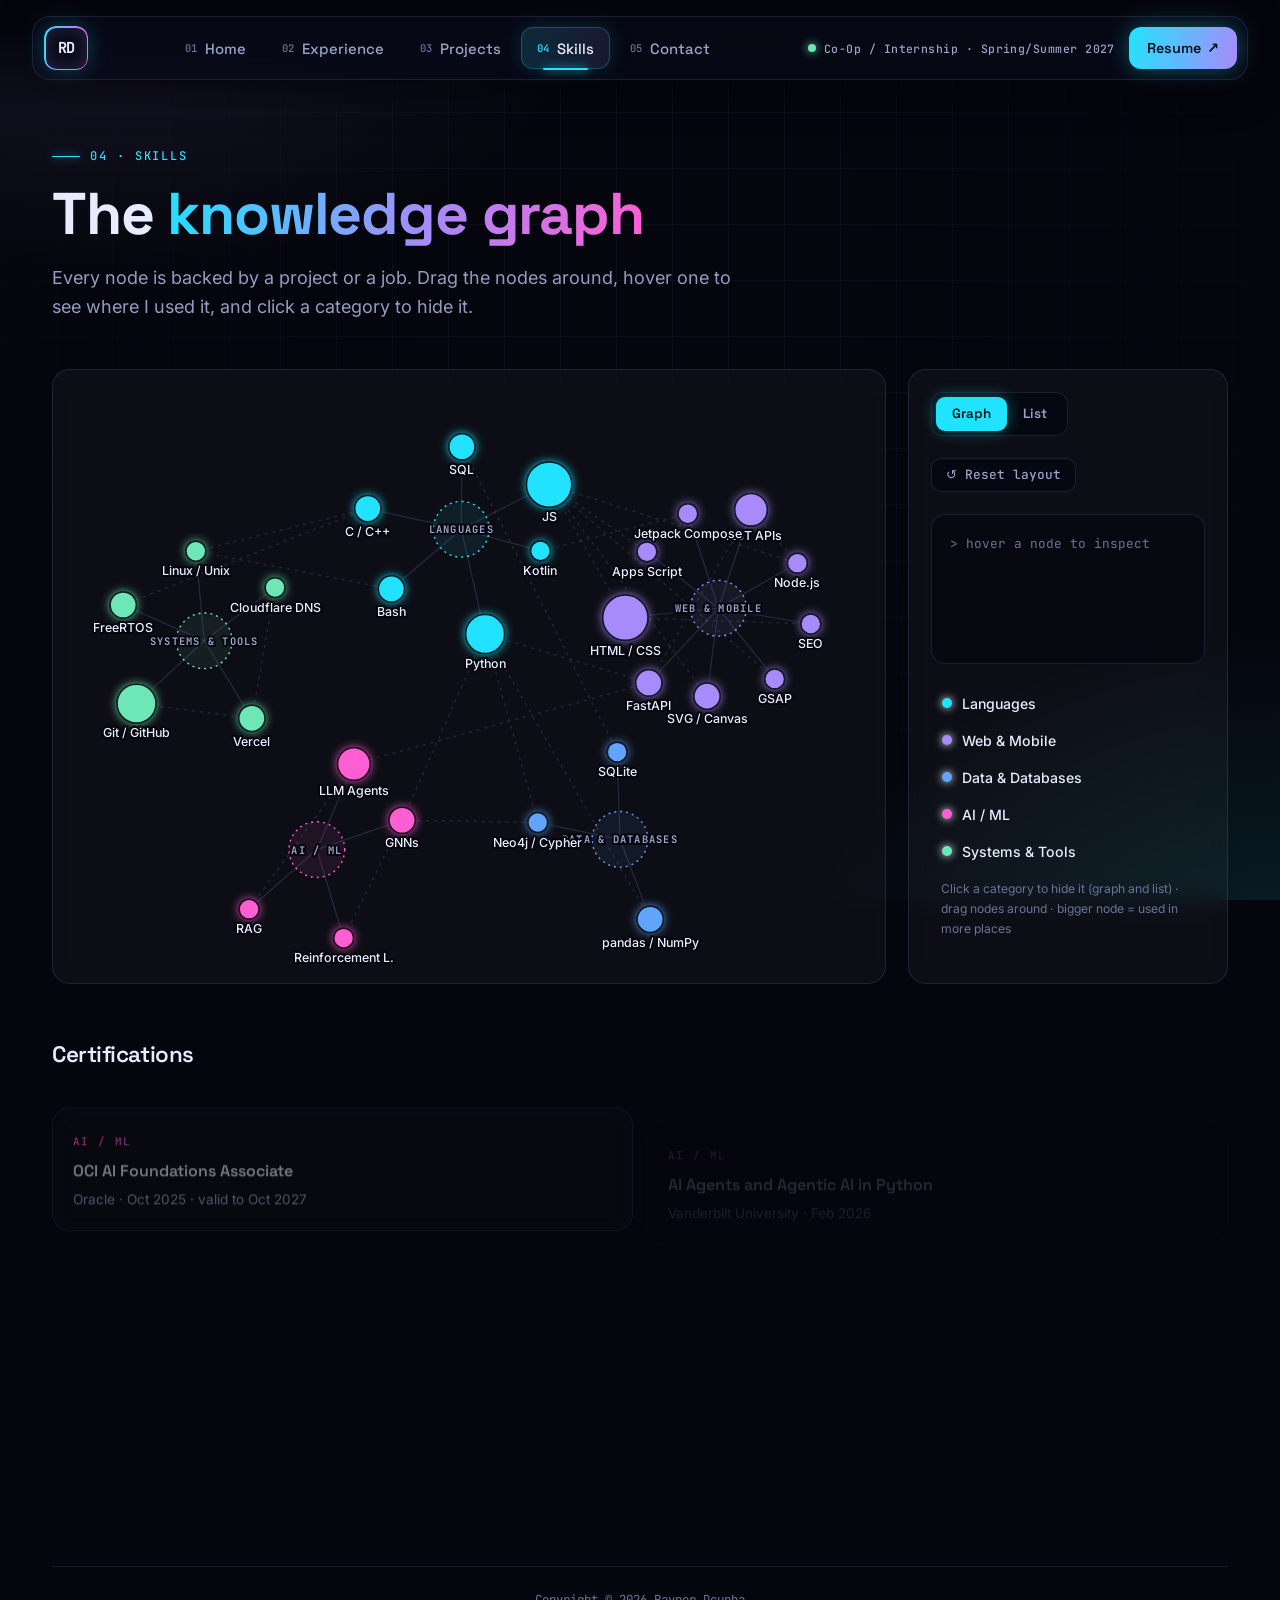
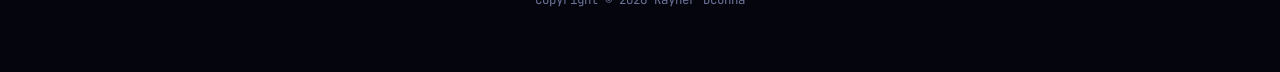
<file: skills/index.html>
<!doctype html>
<html lang="en">
<head>
  <meta charset="utf-8">
  <meta name="viewport" content="width=device-width, initial-scale=1">
  <title>Skills Knowledge Graph | Rayner Dcunha</title>
  <meta name="description" content="Rayner Dcunha's skills as an interactive knowledge graph: Python, JS, C, SQL, FastAPI, GNNs, LLM agents and more — each linked to real projects.">
  <meta name="author" content="Rayner Dcunha">
  <meta name="robots" content="index, follow, max-image-preview:large">
  <link rel="canonical" href="https://www.raynerdcunha.com/skills">
  <meta property="og:type" content="website">
  <meta property="og:site_name" content="Rayner's Domain">
  <meta property="og:title" content="Skills Knowledge Graph | Rayner Dcunha">
  <meta property="og:description" content="Rayner Dcunha's skills as an interactive knowledge graph: Python, JS, C, SQL, FastAPI, GNNs, LLM agents and more — each linked to real projects.">
  <meta property="og:url" content="https://www.raynerdcunha.com/skills">
  <meta property="og:image" content="https://www.raynerdcunha.com/assets/images/og-preview.png">
  <meta property="og:image:width" content="1200">
  <meta property="og:image:height" content="630">
  <meta property="og:image:alt" content="Rayner's Domain: portfolio of Rayner Dcunha, Computer Engineering Co-Op student">
  <meta property="og:locale" content="en_CA">
  <meta name="twitter:card" content="summary_large_image">
  <meta name="twitter:title" content="Skills Knowledge Graph | Rayner Dcunha">
  <meta name="twitter:description" content="Rayner Dcunha's skills as an interactive knowledge graph: Python, JS, C, SQL, FastAPI, GNNs, LLM agents and more — each linked to real projects.">
  <meta name="twitter:image" content="https://www.raynerdcunha.com/assets/images/og-preview.png">
  <meta name="twitter:image:alt" content="Rayner's Domain: portfolio of Rayner Dcunha, Computer Engineering Co-Op student">
  <meta name="theme-color" content="#05060d">
  <link rel="icon" href="/favicon.ico" sizes="48x48">
  <link rel="icon" href="/assets/images/rd-logo.svg" type="image/svg+xml">
  <link rel="icon" href="/assets/images/favicon-32.png" sizes="32x32" type="image/png">
  <link rel="apple-touch-icon" href="/assets/images/apple-touch-icon.png">
  <link rel="manifest" href="/site.webmanifest">
  <link rel="preload" href="/assets/fonts/inter-latin-400-normal.woff2" as="font" type="font/woff2" crossorigin>
  <link rel="preload" href="/assets/fonts/space-grotesk-latin-700-normal.woff2" as="font" type="font/woff2" crossorigin>
  <link rel="stylesheet" href="/assets/css/fonts.css">
  <link rel="stylesheet" href="/assets/css/main.css">
  <script src="/assets/js/boot.js"></script>
  <script type="application/ld+json">{"@context":"https://schema.org","@graph":[{"@type":"BreadcrumbList","itemListElement":[{"@type":"ListItem","position":1,"name":"Home","item":"https://www.raynerdcunha.com/"},{"@type":"ListItem","position":2,"name":"Skills","item":"https://www.raynerdcunha.com/skills"}]}]}</script>
</head>
<body>
  <a class="skip-link" href="#main">Skip to main content</a>
  <div class="loader" aria-hidden="true"><span class="loader__mark grad-text">RD</span></div>
  <div class="wipe" aria-hidden="true"></div>
  <div class="space" aria-hidden="true"></div>

  <header class="taskbar">
    <div class="taskbar__inner">
      <a class="logo" href="/" aria-label="Home">
        <span class="logo__mark">RD</span>
      </a>
      <nav class="taskbar__nav" aria-label="Main">
        <span class="taskbar__indicator" aria-hidden="true"></span>
        <ol class="taskbar__list">
        <li><a class="taskbar__link" href="/"><span class="taskbar__num">01</span>Home</a></li>
        <li><a class="taskbar__link" href="/experience"><span class="taskbar__num">02</span>Experience</a></li>
        <li><a class="taskbar__link" href="/projects"><span class="taskbar__num">03</span>Projects</a></li>
        <li><a class="taskbar__link" href="/skills" aria-current="page"><span class="taskbar__num">04</span>Skills</a></li>
        <li><a class="taskbar__link" href="/contact"><span class="taskbar__num">05</span>Contact</a></li>
        </ol>
      </nav>
      <div class="taskbar__right">
        <span class="taskbar__status"><span class="pulse" aria-hidden="true"></span>Co-Op / Internship · Spring/Summer 2027</span>
        <a class="taskbar__resume magnetic" href="/resume" target="_blank" rel="noopener noreferrer">Resume <span aria-hidden="true">↗</span><span class="visually-hidden">(PDF, opens in a new tab)</span></a>
      </div>
    </div>
    <div class="progress" aria-hidden="true"><span></span></div>
  </header>

  <main id="main" class="main">
    <header class="page-head">
      <p class="hud">04 · Skills</p>
      <h1 class="page-title">The <span class="grad-text">knowledge graph</span></h1>
      <p class="page-lead">Every node is backed by a project or a job. Drag the nodes around, hover one to see where I used it, and click a category to hide it.</p>
    </header>

    <div class="skills skills-layout" data-view="graph">
      <div class="graph-panel glass">
        <svg id="skills-graph" class="skills__graph" role="img" aria-labelledby="skills-graph-desc"></svg>
        <span id="skills-graph-desc" class="visually-hidden">Knowledge graph of 26 skills in five clusters. The same information is in the List view.</span>
        <div id="skills-list" class="skills__list"></div>
      </div>
      <aside class="side-panel glass">
        <div class="view-switch" role="group" aria-label="Choose view">
          <button type="button" class="view-switch__btn" data-view="graph" aria-pressed="true">Graph</button>
          <button type="button" class="view-switch__btn" data-view="list" aria-pressed="false">List</button>
        </div>
        <button type="button" class="graph-reset">↺ Reset layout</button>
        <div class="skill-info" aria-live="polite"><p class="skill-info__hint">&gt; hover a node to inspect</p></div>
        <ul id="skills-legend" class="legend" aria-label="Legend"></ul>
      </aside>
    </div>

    <h2 class="certs-title">Certifications</h2>
    <ul class="certs">
      <li class="cert glass glass--glow reveal" data-cluster="ai"><span class="cert__tag">AI / ML</span> <span class="cert__name">OCI AI Foundations Associate</span> <span class="cert__issuer">Oracle · Oct 2025 · valid to Oct 2027</span></li>
      <li class="cert glass glass--glow reveal" data-cluster="ai"><span class="cert__tag">AI / ML</span> <span class="cert__name">AI Agents and Agentic AI in Python</span> <span class="cert__issuer">Vanderbilt University · Feb 2026</span></li>
      <li class="cert glass glass--glow reveal" data-cluster="ai"><span class="cert__tag">AI / ML</span> <span class="cert__name">Retrieval Augmented Generation (RAG)</span> <span class="cert__issuer">DeepLearning.AI · Jan 2026</span></li>
      <li class="cert glass glass--glow reveal" data-cluster="ai"><span class="cert__tag">AI / ML</span> <span class="cert__name">AI For Everyone</span> <span class="cert__issuer">DeepLearning.AI · Mar 2026</span></li>
      <li class="cert glass glass--glow reveal" data-cluster="systems"><span class="cert__tag">Systems &amp; Tools</span> <span class="cert__name">Git Version Control for Beginners</span> <span class="cert__issuer">CodeSignal · Sep 2025</span></li>
    </ul>

    <footer class="footer">
      <span>Copyright © <span id="year">2026</span> Rayner Dcunha</span>
    </footer>
  </main>
  <script src="/assets/vendor/gsap.min.js" defer></script>
  <script src="/assets/vendor/ScrollTrigger.min.js" defer></script>
  <script src="/assets/js/site-shell.js" defer></script>
  <script src="/assets/js/motion.js" defer></script>
  <script src="/assets/js/skills-data.js" defer></script>
  <script src="/assets/js/skills-graph.js" defer></script>
</body>
</html>
</file>
<file: assets/css/fonts.css>
/* Self-hosted fonts (SIL Open Font License 1.1). Served from this site so visitors' browsers never contact Google. */
@font-face { font-family: 'Inter'; font-style: normal; font-weight: 400; font-display: swap; src: url('/assets/fonts/inter-latin-400-normal.woff2') format('woff2'); }
@font-face { font-family: 'Inter'; font-style: normal; font-weight: 500; font-display: swap; src: url('/assets/fonts/inter-latin-500-normal.woff2') format('woff2'); }
@font-face { font-family: 'Inter'; font-style: normal; font-weight: 600; font-display: swap; src: url('/assets/fonts/inter-latin-600-normal.woff2') format('woff2'); }
@font-face { font-family: 'JetBrains Mono'; font-style: normal; font-weight: 400; font-display: swap; src: url('/assets/fonts/jetbrains-mono-latin-400-normal.woff2') format('woff2'); }
@font-face { font-family: 'JetBrains Mono'; font-style: normal; font-weight: 500; font-display: swap; src: url('/assets/fonts/jetbrains-mono-latin-500-normal.woff2') format('woff2'); }
@font-face { font-family: 'JetBrains Mono'; font-style: normal; font-weight: 700; font-display: swap; src: url('/assets/fonts/jetbrains-mono-latin-700-normal.woff2') format('woff2'); }
@font-face { font-family: 'Space Grotesk'; font-style: normal; font-weight: 500; font-display: swap; src: url('/assets/fonts/space-grotesk-latin-500-normal.woff2') format('woff2'); }
@font-face { font-family: 'Space Grotesk'; font-style: normal; font-weight: 600; font-display: swap; src: url('/assets/fonts/space-grotesk-latin-600-normal.woff2') format('woff2'); }
@font-face { font-family: 'Space Grotesk'; font-style: normal; font-weight: 700; font-display: swap; src: url('/assets/fonts/space-grotesk-latin-700-normal.woff2') format('woff2'); }
</file>
<file: assets/css/main.css>
/* =========================================================
   Rayner's Domain — shared stylesheet (all pages)
   Theme: dark & futuristic — deep space, neon, glass.
   Sections: tokens · base · background · shell (taskbar, cursor, wipe)
             components · home · experience · projects
             skills · contact · 404 · motion · small screens
   ========================================================= */

/* ---------- Tokens ---------- */
:root {
  --bg: #05060d;
  --bg-2: #0a0c1a;
  --glass: rgba(255, 255, 255, 0.035);
  --glass-strong: rgba(255, 255, 255, 0.06);
  --line: rgba(148, 163, 255, 0.14);
  --line-strong: rgba(148, 163, 255, 0.28);
  --text: #e9ecff;
  --muted: #9aa3c7;
  --dim: #6b7399;

  --cyan: #22e3ff;
  --violet: #a78bfa;
  --pink: #ff5fd2;
  --lime: #6ee7b7;
  --blue: #60a5fa;
  --grad: linear-gradient(100deg, var(--cyan), var(--violet) 55%, var(--pink));

  /* Skill clusters */
  --c-lang: var(--cyan);
  --c-web: var(--violet);
  --c-data: var(--blue);
  --c-ai: var(--pink);
  --c-systems: var(--lime);

  --font-display: "Space Grotesk", "Inter", system-ui, sans-serif;
  --font-sans: "Inter", system-ui, -apple-system, "Segoe UI", sans-serif;
  --font-mono: "JetBrains Mono", ui-monospace, Menlo, Consolas, monospace;

  --radius: 18px;
  --radius-sm: 10px;
  color-scheme: dark;
}

/* ---------- Base ---------- */
*, *::before, *::after { box-sizing: border-box; }
html { -webkit-text-size-adjust: 100%; }
body {
  margin: 0; min-height: 100vh;
  background: var(--bg); color: var(--text);
  font: 16px/1.65 var(--font-sans);
  -webkit-font-smoothing: antialiased;
  overflow-x: hidden;
}
h1, h2, h3, h4 { font-family: var(--font-display); line-height: 1.15; margin: 0; letter-spacing: -0.02em; }
p { margin: 0 0 1em; }
ul, ol { margin: 0; padding: 0; }
a { color: var(--cyan); text-decoration: none; }
a:hover { text-decoration: underline; text-underline-offset: 3px; }
strong { font-weight: 600; color: var(--text); }
code { font-family: var(--font-mono); font-size: 0.86em; color: var(--cyan); }
::selection { background: rgba(34, 227, 255, 0.3); }
:focus-visible { outline: 2px solid var(--cyan); outline-offset: 3px; border-radius: 6px; }

.visually-hidden {
  position: absolute !important; width: 1px; height: 1px; margin: -1px; padding: 0;
  overflow: hidden; clip: rect(0 0 0 0); white-space: nowrap; border: 0;
}
.skip-link {
  position: fixed; left: 16px; top: -60px; z-index: 100; padding: 10px 14px; border-radius: var(--radius-sm);
  background: var(--cyan); color: #00131a; font-weight: 600;
}
.skip-link:focus { top: 16px; }

/* ---------- Background: glows + grid ---------- */
.space {
  position: fixed; inset: 0; z-index: -1; pointer-events: none;
  background:
    radial-gradient(900px 600px at 8% -10%, rgba(167, 139, 250, 0.16), transparent 60%),
    radial-gradient(800px 600px at 100% 110%, rgba(34, 227, 255, 0.12), transparent 60%),
    var(--bg);
}
.space::before {
  content: ""; position: absolute; inset: 0;
  background-image:
    linear-gradient(var(--line) 1px, transparent 1px),
    linear-gradient(90deg, var(--line) 1px, transparent 1px);
  background-size: 56px 56px;
  opacity: 0.35;
  mask-image: radial-gradient(ellipse at 50% 30%, #000 20%, transparent 75%);
  -webkit-mask-image: radial-gradient(ellipse at 50% 30%, #000 20%, transparent 75%);
}
.space canvas { position: absolute; inset: 0; width: 100%; height: 100%; }

/* ---------- Shell: top taskbar, main ---------- */
.taskbar { position: fixed; top: 16px; left: 0; right: 0; z-index: 50; padding: 0 32px; pointer-events: none; }
.taskbar::before { content: ""; position: absolute; left: 0; right: 0; top: -16px; height: 110px; z-index: -1; background: linear-gradient(var(--bg) 30%, transparent); }
.taskbar__inner {
  pointer-events: auto; position: relative; max-width: 1240px; margin: 0 auto; height: 64px; padding: 0 10px 0 12px;
  display: flex; align-items: center; justify-content: space-between; gap: 20px;
  background: rgba(10, 12, 26, 0.55); border: 1px solid var(--line); border-radius: 18px;
  backdrop-filter: blur(18px) saturate(140%); -webkit-backdrop-filter: blur(18px) saturate(140%);
  box-shadow: 0 10px 40px rgba(0, 0, 0, 0.35); transition: background-color .3s, box-shadow .3s;
}
.is-scrolled .taskbar__inner { background: rgba(8, 10, 22, 0.82); box-shadow: 0 14px 50px rgba(0, 0, 0, 0.55), 0 0 0 1px rgba(34, 227, 255, 0.06); }

.logo { display: inline-flex; color: var(--text); }
.logo:hover { text-decoration: none; }
.logo__mark {
  position: relative; display: grid; place-items: center; width: 42px; height: 42px; border-radius: 12px;
  font: 700 0.95rem/1 var(--font-mono); letter-spacing: -0.04em; color: var(--text); background: var(--bg-2);
  box-shadow: 0 0 22px rgba(34, 227, 255, 0.28), inset 0 0 16px rgba(167, 139, 250, 0.2); transition: transform .3s, box-shadow .3s;
}
.logo__mark::after {
  content: ""; position: absolute; inset: -1px; border-radius: inherit; padding: 1.5px; background: var(--grad);
  -webkit-mask: linear-gradient(#000 0 0) content-box, linear-gradient(#000 0 0); -webkit-mask-composite: xor; mask-composite: exclude;
}
.logo:hover .logo__mark { transform: rotate(-6deg) scale(1.06); box-shadow: 0 0 34px rgba(34, 227, 255, 0.5), inset 0 0 16px rgba(167, 139, 250, 0.3); }

.taskbar__nav { position: relative; }
.taskbar__list { list-style: none; display: flex; gap: 4px; position: relative; z-index: 1; }
.taskbar__link {
  display: flex; align-items: center; gap: 8px; height: 42px; padding: 0 16px; border-radius: 12px;
  color: var(--muted); font: 500 0.93rem var(--font-display); transition: color .2s;
}
.taskbar__link:hover { color: var(--text); text-decoration: none; }
.taskbar__num { font: 500 0.66rem var(--font-mono); color: var(--dim); transition: color .2s; }
.taskbar__link[aria-current="page"] { color: var(--text); }
.taskbar__link[aria-current="page"] .taskbar__num { color: var(--cyan); }
.taskbar__indicator {
  position: absolute; top: 0; left: 0; height: 42px; width: 0; border-radius: 12px; opacity: 0;
  background: linear-gradient(100deg, rgba(34, 227, 255, 0.16), rgba(167, 139, 250, 0.12));
  box-shadow: inset 0 0 0 1px rgba(34, 227, 255, 0.25), 0 0 20px rgba(34, 227, 255, 0.15);
  transition: transform .35s cubic-bezier(.2, .8, .2, 1), width .35s cubic-bezier(.2, .8, .2, 1), opacity .2s;
}
.taskbar__indicator::after { content: ""; position: absolute; left: 25%; right: 25%; bottom: -1px; height: 2px; border-radius: 2px; background: var(--cyan); box-shadow: 0 0 10px var(--cyan); }

.taskbar__right { display: flex; align-items: center; gap: 14px; }
.taskbar__status { display: inline-flex; align-items: center; gap: 8px; font: 500 0.72rem var(--font-mono); color: var(--muted); letter-spacing: 0.04em; }
.taskbar__resume {
  display: inline-flex; align-items: center; gap: 6px; height: 42px; padding: 0 18px; border-radius: 12px;
  font: 600 0.9rem var(--font-display); color: #03121a; background: linear-gradient(100deg, var(--cyan), var(--violet));
  box-shadow: 0 0 22px rgba(34, 227, 255, 0.35);
}
.taskbar__resume:hover { text-decoration: none; box-shadow: 0 0 34px rgba(34, 227, 255, 0.6); }
.pulse { flex: none; width: 8px; height: 8px; border-radius: 50%; background: var(--lime); box-shadow: 0 0 10px var(--lime); animation: pulse 2s ease-in-out infinite; }

.progress { position: absolute; left: 32px; right: 32px; bottom: -2px; max-width: 1240px; margin: 0 auto; height: 2px; pointer-events: none; }
.progress span { display: block; height: 100%; width: 100%; transform-origin: left; transform: scaleX(0); background: var(--grad); box-shadow: 0 0 10px var(--cyan); border-radius: 2px; }

.main { max-width: 1240px; margin: 0 auto; min-height: 100vh; padding: 150px 32px 64px; }

.footer {
  margin-top: 80px; padding-top: 24px; border-top: 1px solid var(--line);
  display: flex; justify-content: center; gap: 20px; font: 0.78rem var(--font-mono); color: var(--dim);
}

/* ---------- Page wipe transition ---------- */
.wipe { position: fixed; inset: 0; z-index: 250; pointer-events: none; visibility: hidden; background: linear-gradient(110deg, #05060d 0%, #0b1030 40%, #1b1446 60%, #05060d 100%); }
.is-wiping .wipe { visibility: visible; }
.wipe::after { content: ""; position: absolute; top: 0; bottom: 0; right: 0; width: 3px; background: var(--grad); box-shadow: 0 0 30px var(--cyan); }

/* ---------- Components ---------- */
.hud { font: 500 0.75rem/1 var(--font-mono); letter-spacing: 0.16em; text-transform: uppercase; color: var(--cyan); margin: 0 0 18px; display: flex; align-items: center; gap: 10px; }
.hud::before { content: ""; width: 28px; height: 1px; background: var(--cyan); box-shadow: 0 0 8px var(--cyan); }

.page-head { margin-bottom: 48px; max-width: 760px; }
.page-title { font-size: clamp(2.6rem, 4.6vw, 3.8rem); font-weight: 700; margin-bottom: 14px; }
.page-lead { color: var(--muted); font-size: 1.12rem; max-width: 62ch; margin: 0; }
.grad-text { background: var(--grad); -webkit-background-clip: text; background-clip: text; color: transparent; }

.glass {
  position: relative; background: var(--glass); border: 1px solid var(--line); border-radius: var(--radius);
  backdrop-filter: blur(12px); -webkit-backdrop-filter: blur(12px);
  transition: border-color .25s, transform .25s, box-shadow .25s;
}
/* Cursor-follow glow (position set by site-shell.js) */
.glass--glow::before {
  content: ""; position: absolute; inset: 0; border-radius: inherit; pointer-events: none; opacity: 0; transition: opacity .3s;
  background: radial-gradient(420px circle at var(--mx, 50%) var(--my, 50%), rgba(34, 227, 255, 0.10), transparent 45%);
}
.glass--glow:hover::before { opacity: 1; }
.glass--glow:hover { border-color: rgba(34, 227, 255, 0.35); box-shadow: 0 0 0 1px rgba(34, 227, 255, 0.08), 0 24px 60px rgba(0, 0, 0, 0.45); }

.btn {
  position: relative; display: inline-flex; align-items: center; gap: 8px; height: 48px; padding: 0 22px; border-radius: 12px;
  font: 600 0.95rem var(--font-display); color: var(--text); cursor: pointer; border: 1px solid var(--line-strong); background: var(--glass);
  transition: transform .2s, box-shadow .2s, border-color .2s;
}
.btn:hover { text-decoration: none; transform: translateY(-2px); border-color: var(--cyan); box-shadow: 0 0 24px rgba(34, 227, 255, 0.22); }
.btn--neon { border: 0; color: #03121a; background: linear-gradient(100deg, var(--cyan), #7cc8ff 60%, var(--violet)); box-shadow: 0 0 28px rgba(34, 227, 255, 0.35); }
.btn--neon:hover { box-shadow: 0 0 40px rgba(34, 227, 255, 0.55); }
.arrow { transition: transform .2s; }
.btn:hover .arrow { transform: translateX(3px); }

.chips { list-style: none; display: flex; flex-wrap: wrap; gap: 8px; }
.chips li {
  font: 500 0.74rem/1 var(--font-mono); color: var(--muted); padding: 7px 10px; border-radius: 8px;
  background: rgba(148, 163, 255, 0.06); border: 1px solid var(--line);
}

/* ---------- HOME ---------- */
.home { display: grid; grid-template-columns: minmax(0, 1.25fr) minmax(360px, 0.9fr); gap: 56px; align-items: center; min-height: calc(100vh - 220px); }
.home__name { font-size: clamp(3.6rem, 7vw, 6.2rem); font-weight: 700; letter-spacing: -0.045em; line-height: 0.98; margin-bottom: 20px; }
.home__role { font: 500 clamp(1.15rem, 1.7vw, 1.45rem)/1.4 var(--font-display); color: var(--muted); margin-bottom: 18px; min-height: 1.4em; }
.typed { color: var(--text); border-right: 2px solid var(--cyan); padding-right: 4px; animation: caret 1s step-end infinite; }
.home__pitch { font-size: 1.08rem; color: var(--muted); max-width: 56ch; margin-bottom: 34px; }
.home__actions { display: flex; flex-wrap: wrap; gap: 12px; }

.profile { padding: 26px 26px 22px; }
.profile__bar { display: flex; align-items: center; gap: 7px; margin-bottom: 20px; }
.profile__bar span { width: 10px; height: 10px; border-radius: 50%; background: var(--line-strong); }
.profile__bar span:first-child { background: var(--pink); }
.profile__bar span:nth-child(2) { background: var(--violet); }
.profile__bar span:nth-child(3) { background: var(--cyan); }
.profile__bar b { margin-left: auto; font: 500 0.72rem var(--font-mono); color: var(--dim); }
.profile__rows { display: grid; gap: 14px; margin: 0; }
.profile__row { display: grid; grid-template-columns: 92px 1fr; gap: 14px; font-size: 0.92rem; }
.profile__row dt { font: 500 0.72rem/1.9 var(--font-mono); letter-spacing: 0.12em; color: var(--dim); }
.profile__row dd { margin: 0; color: var(--text); min-width: 0; }
.profile__row dd small { display: block; color: var(--muted); font-size: 0.84rem; }
.online { color: var(--lime); font-weight: 600; }

.stats { list-style: none; display: grid; grid-template-columns: repeat(3, 1fr); gap: 16px; margin-top: 56px; }
.stat { padding: 22px 24px; }
.stat__num { display: block; font: 700 2.4rem/1 var(--font-display); margin-bottom: 10px; }
.stat__label { color: var(--muted); font-size: 0.9rem; line-height: 1.5; }

/* LeetCode stat box: total, difficulty pills, ring, links to the profile */
.stat--lc { padding: 0; }
.lc { display: grid; grid-template-columns: minmax(0, 1fr) auto; gap: 12px; height: 100%; min-height: 150px; padding: 22px 24px; color: inherit; border-radius: inherit; }
.lc:hover { text-decoration: none; }
.lc__pills { display: flex; flex-wrap: wrap; gap: 8px; margin-top: 10px; }
.pill { display: inline-flex; align-items: center; gap: 6px; padding: 4px 10px; border-radius: 999px; font: 500 0.72rem var(--font-mono); letter-spacing: 0.04em; color: var(--c); border: 1px solid color-mix(in srgb, var(--c) 40%, transparent); background: color-mix(in srgb, var(--c) 10%, transparent); }
.pill b { font: 700 0.85rem var(--font-display); }
.pill--easy { --c: #34d399; } .pill--medium { --c: #fbbf24; } .pill--hard { --c: #fb7185; }
.lc__side { display: flex; flex-direction: column; align-items: flex-end; justify-content: space-between; gap: 8px; }
.lc__arrow { display: grid; place-items: center; width: 28px; height: 28px; border: 1px solid var(--line-strong); border-radius: 50%; color: var(--muted); font-size: 0.85rem; transition: color .2s, border-color .2s, transform .2s; }
.lc:hover .lc__arrow, .lc:focus-visible .lc__arrow { color: var(--cyan); border-color: var(--cyan); transform: translate(2px, -2px); }
.lc__ring { width: 72px; height: 72px; transform: rotate(-90deg); }
.lc__track, .lc__arc { fill: none; stroke-width: 12; stroke-linecap: round; }
.lc__track { stroke: rgba(148, 163, 255, 0.10); }
.lc__arc--easy { stroke: #34d399; } .lc__arc--medium { stroke: #fbbf24; } .lc__arc--hard { stroke: #fb7185; }

.sectors { display: grid; grid-template-columns: repeat(4, 1fr); gap: 16px; margin-top: 16px; }
.sector { display: block; padding: 22px; color: var(--text); }
.sector:hover { text-decoration: none; transform: translateY(-3px); }
.sector__num { font: 500 0.72rem var(--font-mono); color: var(--cyan); letter-spacing: 0.12em; }
.sector__title { display: flex; justify-content: space-between; align-items: center; font: 600 1.15rem var(--font-display); margin: 10px 0 6px; }
.sector__text { color: var(--muted); font-size: 0.88rem; margin: 0; }

.split { display: inline-block; overflow: hidden; padding-bottom: 0.08em; margin-bottom: -0.08em; vertical-align: bottom; }
.split .ch { display: inline-block; will-change: transform; }

.beams { display: block; width: 100%; height: 160px; margin: 24px 0 -40px; overflow: visible; }
.beam { fill: none; stroke: url(#beam-g); stroke-width: 2; stroke-dasharray: 220 900; animation: flow 6s linear infinite; filter: drop-shadow(0 0 6px rgba(34, 227, 255, 0.7)); }
.beam--2 { animation-duration: 8s; animation-delay: -2s; stroke-dasharray: 160 1000; opacity: .8; }
.beam--3 { animation-duration: 10s; animation-delay: -5s; stroke-dasharray: 120 1100; opacity: .6; }
@keyframes flow { from { stroke-dashoffset: 1120; } to { stroke-dashoffset: 0; } }

.marquee {
  position: relative; overflow: hidden; margin: 40px 0 8px; padding: 18px 0; border-block: 1px solid var(--line);
  mask-image: linear-gradient(90deg, transparent, #000 10%, #000 90%, transparent);
  -webkit-mask-image: linear-gradient(90deg, transparent, #000 10%, #000 90%, transparent);
}
.marquee__track { display: flex; gap: 44px; width: max-content; animation: marquee 38s linear infinite; }
.marquee:hover .marquee__track { animation-play-state: paused; }
.marquee__track span { font: 500 1.05rem var(--font-display); color: var(--muted); white-space: nowrap; display: inline-flex; align-items: center; gap: 44px; }
.marquee__track span::after { content: "◆"; font-size: 0.55rem; color: var(--cyan); text-shadow: 0 0 8px var(--cyan); }
/* Right-to-left scroll */
@keyframes marquee { from { transform: translateX(0); } to { transform: translateX(-50%); } }

.stack-marquee { overflow: hidden; mask-image: linear-gradient(90deg, transparent, #000 12%, #000 88%, transparent); -webkit-mask-image: linear-gradient(90deg, transparent, #000 12%, #000 88%, transparent); }
.stack-marquee__track { display: flex; gap: 10px; width: max-content; animation: marquee 16s linear infinite; }
.stack-marquee:hover .stack-marquee__track { animation-play-state: paused; }
.stack-marquee__track span { font: 500 0.8rem var(--font-mono); color: var(--text); padding: 4px 10px; border-radius: 8px; border: 1px solid var(--line-strong); background: rgba(34, 227, 255, 0.06); white-space: nowrap; }

/* Animated gradient border on the profile card */
@property --spin { syntax: "<angle>"; initial-value: 0deg; inherits: false; }
.profile::after {
  content: ""; position: absolute; inset: -1px; border-radius: inherit; padding: 1px; pointer-events: none;
  background: conic-gradient(from var(--spin), transparent 0 65%, var(--cyan) 78%, var(--violet) 88%, transparent 100%);
  -webkit-mask: linear-gradient(#000 0 0) content-box, linear-gradient(#000 0 0); -webkit-mask-composite: xor; mask-composite: exclude;
  animation: spin-border 5s linear infinite;
}
@keyframes spin-border { to { --spin: 360deg; } }

.tilt { transform-style: preserve-3d; will-change: transform; }

/* ---------- EXPERIENCE ---------- */
.exp { display: grid; grid-template-columns: minmax(0, 1.6fr) minmax(300px, 1fr); gap: 40px; align-items: start; }
.timeline { list-style: none; position: relative; padding-left: 36px; display: grid; gap: 22px; }
.timeline::before {
  content: ""; position: absolute; left: 9px; top: 8px; bottom: 8px; width: 2px;
  background: linear-gradient(var(--cyan), var(--violet) 60%, transparent); box-shadow: 0 0 12px rgba(34, 227, 255, 0.5);
  transform-origin: top; transform: scaleY(var(--draw, 1));
}
.job { padding: 28px; }
.job::after {
  content: ""; position: absolute; left: -34px; top: 34px; width: 14px; height: 14px; border-radius: 50%;
  background: var(--bg); border: 2px solid var(--cyan); box-shadow: 0 0 14px var(--cyan);
}
.job__top { display: flex; justify-content: space-between; align-items: baseline; gap: 16px; margin-bottom: 4px; }
.job__role { font-size: 1.35rem; font-weight: 600; }
.job__dates { font: 500 0.78rem var(--font-mono); color: var(--cyan); white-space: nowrap; }
.job__org { color: var(--muted); margin-bottom: 16px; font-size: 0.95rem; }
.job__points { padding-left: 1.1em; display: grid; gap: 8px; color: #cdd3f0; margin-bottom: 18px; }
.job__points li::marker { color: var(--violet); }
.hl { color: var(--cyan); font-weight: 600; }

.side-title { font: 600 1.1rem var(--font-display); margin: 0 0 14px; display: flex; align-items: center; gap: 10px; }
.side-title span { font: 500 0.72rem var(--font-mono); color: var(--dim); }
.roles { list-style: none; display: grid; gap: 10px; }
.role { padding: 16px 18px; }
.role__title { font: 600 0.98rem var(--font-display); display: block; }
.role__org { color: var(--muted); font-size: 0.86rem; display: block; }
.role__dates { font: 500 0.72rem var(--font-mono); color: var(--dim); display: block; margin-top: 4px; }
.award { margin-top: 22px; padding: 20px; border-color: rgba(167, 139, 250, 0.35); }
.award p { margin: 0; color: var(--muted); font-size: 0.9rem; }
.award strong { display: block; font-family: var(--font-display); font-size: 1rem; margin-bottom: 4px; }

/* ---------- PROJECTS ---------- */
.filters { display: flex; flex-wrap: wrap; gap: 8px; margin: -16px 0 28px; }
.filter {
  height: 38px; padding: 0 16px; border-radius: 999px; cursor: pointer;
  font: 500 0.84rem var(--font-display); color: var(--muted); background: var(--glass); border: 1px solid var(--line);
  transition: all .2s;
}
.filter:hover { color: var(--text); border-color: var(--line-strong); }
.filter[aria-pressed="true"] { color: #03121a; background: var(--cyan); border-color: var(--cyan); box-shadow: 0 0 20px rgba(34, 227, 255, 0.35); }

.bento { display: grid; grid-template-columns: repeat(6, 1fr); gap: 18px; }
.proj { display: flex; flex-direction: column; overflow: hidden; grid-column: span 2; }
.proj--xl { grid-column: span 4; grid-row: span 2; }
.proj--wide { grid-column: span 3; }
.proj.is-hidden { display: none; }
.proj__visual { position: relative; height: 170px; border-bottom: 1px solid var(--line); overflow: hidden; background: rgba(3, 5, 14, 0.6); }
.proj--xl .proj__visual { height: auto; flex: 1; min-height: 300px; }
.proj__visual .vis-center { padding: 10px; }
.proj__visual img { width: 100%; height: 100%; object-fit: cover; display: block; }
.proj__body { padding: 22px 24px 24px; display: flex; flex-direction: column; flex: 1; }
.proj__meta { display: flex; justify-content: space-between; gap: 12px; font: 500 0.72rem var(--font-mono); color: var(--dim); letter-spacing: 0.06em; margin-bottom: 8px; }
.proj__meta b { color: var(--cyan); font-weight: 500; }
.proj__title { font-size: 1.35rem; font-weight: 600; margin-bottom: 8px; }
.proj--xl .proj__title { font-size: 1.8rem; }
.proj__problem { color: var(--muted); font-size: 0.94rem; margin-bottom: 14px; }
.proj__points { padding-left: 1.1em; display: grid; gap: 6px; font-size: 0.92rem; color: #cdd3f0; margin-bottom: 16px; }
.proj__points li::marker { color: var(--violet); }
.proj__links { display: flex; gap: 10px; align-items: center; margin-top: auto; padding-top: 18px; }
.proj__link {
  display: inline-flex; align-items: center; gap: 6px; height: 38px; padding: 0 14px; border-radius: 10px;
  border: 1px solid var(--line-strong); color: var(--text); font: 600 0.84rem var(--font-display);
}
.proj__link:hover { text-decoration: none; border-color: var(--cyan); box-shadow: 0 0 16px rgba(34, 227, 255, 0.25); }
.proj__note { font: 500 0.74rem var(--font-mono); color: var(--dim); }

/* Visual: live terminal */
.term { position: absolute; inset: 0; padding: 22px 26px; font: 0.88rem/1.75 var(--font-mono); color: var(--text); white-space: pre-wrap; overflow: hidden; }
.term .p { color: var(--lime); }
.term .o { color: var(--muted); }
.term .ok { color: var(--cyan); }
.term__cursor { display: inline-block; width: 8px; height: 1.05em; vertical-align: -2px; background: var(--cyan); box-shadow: 0 0 8px var(--cyan); animation: caret 1s step-end infinite; }

/* Visual: speed race */
.race { position: absolute; inset: 0; padding: 26px; display: grid; align-content: center; gap: 16px; }
.race__row { display: grid; grid-template-columns: 130px 1fr 64px; align-items: center; gap: 12px; font: 0.76rem var(--font-mono); color: var(--muted); }
.race__track { height: 8px; border-radius: 8px; background: rgba(148, 163, 255, 0.1); overflow: hidden; }
.race__bar { height: 100%; width: 0; border-radius: inherit; transition: width 1.6s cubic-bezier(.2, .8, .2, 1); }
.race__bar--slow { background: var(--dim); }
.race__bar--fast { background: var(--grad); box-shadow: 0 0 12px var(--cyan); }
.race.is-run .race__bar--slow { width: 100%; }
.race.is-run .race__bar--fast { width: 1%; min-width: 6px; }
.race__big { font: 700 1.7rem var(--font-display); }

/* Visual: centered badge / sensor / choice */
.vis-center { position: absolute; inset: 0; display: grid; place-items: center; align-content: center; gap: 10px; text-align: center; }
.badge2 {
  width: 82px; height: 82px; border-radius: 50%; display: grid; place-items: center;
  font: 700 1.5rem var(--font-display); color: var(--violet); border: 2px solid var(--violet); box-shadow: 0 0 26px rgba(167, 139, 250, 0.45), inset 0 0 18px rgba(167, 139, 250, 0.25);
}
.vis-cap { font: 500 0.72rem var(--font-mono); color: var(--dim); letter-spacing: 0.08em; }
.wheel {
  width: 86px; height: 86px; border-radius: 50%; border: 2px dashed var(--lime); box-shadow: 0 0 22px rgba(110, 231, 183, 0.35);
  animation: spin 6s linear infinite; position: relative;
}
.wheel::after { content: ""; position: absolute; inset: 30px; border-radius: 50%; background: var(--lime); box-shadow: 0 0 14px var(--lime); }
.choice { display: flex; gap: 8px; }
.choice span { font: 500 0.74rem var(--font-mono); padding: 6px 12px; border-radius: 999px; border: 1px solid var(--line-strong); color: var(--muted); }
.choice span.is-on { color: #03121a; background: var(--pink); border-color: var(--pink); box-shadow: 0 0 16px rgba(255, 95, 210, 0.5); }
.choice-q { font: 700 1.6rem var(--font-display); }

.more { margin-top: 26px; padding: 18px 22px; display: flex; justify-content: space-between; align-items: center; gap: 20px; color: var(--muted); font-size: 0.94rem; }

/* ---------- SKILLS ---------- */
.skills-layout { display: grid; grid-template-columns: minmax(0, 1fr) 320px; gap: 22px; align-items: stretch; }
.graph-panel { padding: 8px; overflow: hidden; }
.skills__graph { display: block; width: 100%; height: auto; }
.skills__list { display: none; padding: 22px; grid-template-columns: repeat(3, 1fr); gap: 22px; }
.skills[data-view="list"] .skills__graph { display: none; }
.skills[data-view="list"] .skills__list { display: grid; }

.side-panel { padding: 22px; display: flex; flex-direction: column; gap: 22px; }
.view-switch { display: inline-flex; padding: 4px; border-radius: 12px; background: rgba(3, 5, 14, 0.6); border: 1px solid var(--line); align-self: flex-start; }
.view-switch__btn { height: 34px; padding: 0 16px; border: 0; border-radius: 9px; background: none; color: var(--muted); font: 600 0.84rem var(--font-display); cursor: pointer; }
.view-switch__btn[aria-pressed="true"] { background: var(--cyan); color: #03121a; box-shadow: 0 0 16px rgba(34, 227, 255, 0.4); }

.skill-info { min-height: 150px; padding: 18px; border-radius: 14px; background: rgba(3, 5, 14, 0.55); border: 1px solid var(--line); font-size: 0.9rem; }
.skill-info p { margin: 0; }
.skill-info__hint { color: var(--dim); font-family: var(--font-mono); font-size: 0.8rem; }
.skill-info__name { font: 600 1.3rem var(--font-display); margin-bottom: 4px !important; }
.skill-info__group { font: 500 0.74rem var(--font-mono); letter-spacing: 0.06em; margin-bottom: 12px !important; }
.skill-info__uses { color: var(--muted); line-height: 1.7; }

.legend { list-style: none; display: grid; gap: 9px; font-size: 0.86rem; color: var(--muted); }
.legend li { display: flex; align-items: center; gap: 10px; }
.legend li:last-child { font-size: 0.78rem; color: var(--dim); margin-top: 4px; }
.swatch { width: 10px; height: 10px; border-radius: 50%; flex: none; display: inline-block; box-shadow: 0 0 8px currentColor; }

/* SVG graph */
.g-edge { stroke: rgba(148, 163, 255, 0.18); stroke-width: 1.2; transition: opacity .25s, stroke .25s; }
.g-edge--cross { stroke-dasharray: 3 5; }
.g-node { cursor: pointer; outline: none; transition: opacity .25s; }
.g-node circle { stroke: rgba(5, 6, 13, 0.9); stroke-width: 2; }
.g-node text { fill: var(--text); font: 500 12.5px var(--font-sans); pointer-events: none; paint-order: stroke; stroke: var(--bg); stroke-width: 4px; stroke-linejoin: round; }
.g-node--hub circle { fill-opacity: 0.08; stroke-width: 1.4; stroke-dasharray: 2 4; }
.g-node--hub text { font: 600 10.5px var(--font-mono); letter-spacing: 0.12em; text-transform: uppercase; fill: var(--muted); }
.g-node:focus-visible circle { stroke: #fff; stroke-width: 3; }
.skills__graph.is-focused .g-node:not(.is-lit) { opacity: 0.15; }
.skills__graph.is-focused .g-edge:not(.is-lit) { opacity: 0.06; }
.g-edge.is-lit { stroke: var(--cyan); stroke-width: 2; filter: drop-shadow(0 0 4px var(--cyan)); }

.list-group h4 { font-size: 1rem; display: flex; align-items: center; gap: 10px; margin-bottom: 12px; }
.list-group ul { list-style: none; display: grid; gap: 10px; }
.list-group li { font-size: 0.92rem; }
.list-group li span { display: block; color: var(--dim); font-size: 0.8rem; }

.certs-title { font: 600 1.4rem var(--font-display); margin: 56px 0 18px; }
.certs { list-style: none; display: grid; grid-template-columns: repeat(3, 1fr); gap: 14px; }
.cert { padding: 18px 20px; }
.cert__tag { font: 500 0.68rem var(--font-mono); letter-spacing: 0.12em; text-transform: uppercase; color: var(--cluster, var(--cyan)); }
.cert__name { display: block; font: 600 1rem var(--font-display); margin: 8px 0 4px; }
.cert__issuer { color: var(--muted); font-size: 0.85rem; }
[data-cluster="lang"] { --cluster: var(--c-lang); }
[data-cluster="web"] { --cluster: var(--c-web); }
[data-cluster="data"] { --cluster: var(--c-data); }
[data-cluster="ai"] { --cluster: var(--c-ai); }
[data-cluster="systems"] { --cluster: var(--c-systems); }

/* ---------- CONTACT ---------- */
.contact { display: grid; grid-template-columns: minmax(0, 1.35fr) minmax(320px, 1fr); gap: 22px; align-items: start; }
.panel { padding: 30px; }
.panel__title { font: 600 1.25rem var(--font-display); margin-bottom: 22px; }
.form-row { display: grid; grid-template-columns: 1fr 1fr; gap: 16px; }
.field { display: grid; gap: 8px; margin-bottom: 16px; }
.field label { font: 500 0.72rem var(--font-mono); letter-spacing: 0.14em; text-transform: uppercase; color: var(--muted); }
.field input, .field textarea {
  width: 100%; padding: 13px 15px; border-radius: 12px; border: 1px solid var(--line);
  background: rgba(3, 5, 14, 0.6); color: var(--text); font: 16px/1.5 var(--font-sans); transition: border-color .2s, box-shadow .2s;
}
.field textarea { min-height: 160px; resize: vertical; }
.field input::placeholder, .field textarea::placeholder { color: var(--dim); }
.field input:focus, .field textarea:focus { outline: none; border-color: var(--cyan); box-shadow: 0 0 0 3px rgba(34, 227, 255, 0.15), 0 0 20px rgba(34, 227, 255, 0.15); }
.field [aria-invalid="true"] { border-color: var(--pink); }
.form-status { margin: 14px 0 0; min-height: 1.5em; font-size: 0.9rem; }
.form-status.is-ok { color: var(--lime); }
.form-status.is-error { color: var(--pink); }

.links { list-style: none; display: grid; gap: 10px; }
.links a {
  display: flex; align-items: center; justify-content: space-between; gap: 14px; padding: 15px 18px; border-radius: 14px;
  border: 1px solid var(--line); background: rgba(3, 5, 14, 0.45); color: var(--text); transition: border-color .2s, box-shadow .2s, transform .2s;
}
.links a:hover { text-decoration: none; border-color: var(--cyan); box-shadow: 0 0 18px rgba(34, 227, 255, 0.18); transform: translateX(3px); }
.links b { font: 600 0.98rem var(--font-display); }
.links span { font: 0.8rem var(--font-mono); color: var(--muted); }
.avail { display: flex; gap: 12px; align-items: flex-start; margin-top: 22px; padding: 16px 18px; border-radius: 14px; border: 1px solid rgba(110, 231, 183, 0.3); background: rgba(110, 231, 183, 0.05); font-size: 0.92rem; color: #cdd3f0; }
.avail .pulse { margin-top: 7px; }
.panel .btn { width: 100%; justify-content: center; }
.panel .btn + .btn { margin-top: 10px; }

/* ---------- 404 ---------- */
.lost { min-height: 100vh; display: grid; place-items: center; text-align: center; padding: 40px; }
.lost__code { font: 700 clamp(6rem, 16vw, 11rem)/1 var(--font-display); letter-spacing: -0.06em; margin: 0; text-shadow: 0 0 60px rgba(34, 227, 255, 0.25); }
.lost__term { display: inline-block; text-align: left; margin: 22px 0 32px; padding: 16px 20px; font: 0.9rem/1.7 var(--font-mono); color: var(--muted); }
.lost__term .p { color: var(--lime); }

/* ---------- Loader (first visit per session) ---------- */
.loader { display: none; }
.is-loading .loader { display: grid; place-items: center; position: fixed; inset: 0; z-index: 200; background: var(--bg); animation: loader-out .3s ease .45s forwards; }
.loader__mark { font: 700 2rem var(--font-mono); letter-spacing: -0.04em; padding: 18px 22px; border-radius: 16px; border: 1px solid var(--line-strong); box-shadow: 0 0 40px rgba(34, 227, 255, 0.35); position: relative; overflow: hidden; }
.loader__mark::after { content: ""; position: absolute; left: 0; right: 0; height: 2px; top: 0; background: var(--cyan); box-shadow: 0 0 12px var(--cyan); animation: scan .45s ease-in-out forwards; }

/* ---------- Reveal ---------- */
.js .reveal { opacity: 0; transform: translateY(16px); transition: opacity .6s ease, transform .6s cubic-bezier(.2, .8, .2, 1); transition-delay: var(--d, 0s); }
.js .reveal.is-visible { opacity: 1; transform: none; }
.has-gsap .reveal { transition: border-color .25s, box-shadow .25s; transition-delay: 0s; }
.has-gsap .glass--glow:hover { transform: none; }

/* ---------- Keyframes ---------- */
@keyframes pulse { 0%, 100% { opacity: 1; } 50% { opacity: 0.45; } }
@keyframes caret { 50% { border-color: transparent; background-color: transparent; } }
@keyframes spin { to { transform: rotate(360deg); } }
@keyframes page-in { from { opacity: 0; transform: translateY(10px); } to { opacity: 1; transform: none; } }
@keyframes loader-out { to { opacity: 0; visibility: hidden; } }
@keyframes scan { to { top: 100%; } }


/* ---------- Smaller laptops / tablets (basic safety net, not a full mobile design) ---------- */
@media (max-width: 1280px) {
  .sectors { grid-template-columns: repeat(2, 1fr); }
  .certs { grid-template-columns: repeat(2, 1fr); }
}
@media (max-width: 1100px) {
  .taskbar__status { display: none; }
  .home, .exp, .contact, .skills-layout { grid-template-columns: 1fr; }
  .proj, .proj--wide, .proj--xl { grid-column: span 6; grid-row: auto; }
}
@media (max-width: 860px) {
  .taskbar { padding: 0 8px; }
  .taskbar__status, .taskbar__num { display: none; }
  .taskbar__link { padding: 0 9px; font-size: 0.82rem; }
  .main { padding: 110px 16px 40px; }
  .stats, .sectors, .certs, .form-row { grid-template-columns: 1fr; }
}

/* Page already animated earlier in this tab: no entrance motion, everything in place */
.is-seen .race__bar { transition: none; }
.is-seen .reveal { opacity: 1; transform: none; }

/* ---------- Home: my side / your side (time + weather), above the profile card ---------- */
.hero-side { display: grid; gap: 16px; }
.tz-panel { display: grid; grid-template-columns: 1fr 1fr; gap: 12px; }
.tz-card { padding: 16px 18px; }
.tz-card p { margin: 0; }
.tz-label { font: 500 0.68rem var(--font-mono); letter-spacing: 0.12em; text-transform: uppercase; color: var(--cyan); white-space: nowrap; overflow: hidden; text-overflow: ellipsis; }
.tz-card[data-side="you"] .tz-label { color: var(--pink); }
.tz-label span { color: var(--muted); letter-spacing: 0.04em; text-transform: none; }
.tz-time { font: 600 1.55rem/1.15 var(--font-display); margin-top: 8px !important; font-variant-numeric: tabular-nums; }
.tz-weather { display: flex; align-items: baseline; gap: 6px; margin-top: 6px !important; font-size: 0.84rem; color: var(--muted); white-space: nowrap; overflow: hidden; }
.tz-icon { font-size: 1rem; }
.tz-temp { font: 600 0.98rem var(--font-display); color: var(--text); }
.tz-day { font: 500 0.7rem var(--font-mono); color: var(--dim); margin-top: 4px !important; }
.tz-gap { grid-column: 1 / -1; display: flex; align-items: center; gap: 12px; margin: 0; font: 500 0.78rem var(--font-mono); color: var(--muted); }
.tz-line {
  flex: 1; height: 2px; border-radius: 2px;
  background: linear-gradient(90deg, var(--cyan), var(--violet), var(--pink), var(--cyan)); background-size: 200% 100%;
  box-shadow: 0 0 10px rgba(34, 227, 255, 0.4); animation: tz-flow 3s linear infinite;
}
@keyframes tz-flow { to { background-position: -200% 0; } }

.avail--top { margin: 0 0 24px; }

/* ---------- Skills graph: 3D spin + category toggles ---------- */
.skills__graph { cursor: grab; touch-action: none; user-select: none; }
.skills__graph.is-dragging { cursor: grabbing; }
.g-node { opacity: var(--depth, 1); }
.graph-reset {
  align-self: flex-start; height: 34px; padding: 0 14px; border-radius: 10px; cursor: pointer;
  font: 500 0.8rem var(--font-mono); color: var(--muted); background: rgba(3, 5, 14, 0.6); border: 1px solid var(--line);
}
.graph-reset:hover { color: var(--text); border-color: var(--cyan); }
.legend__toggle {
  display: inline-flex; align-items: center; gap: 10px; width: 100%; padding: 8px 10px; border-radius: 10px; cursor: pointer;
  font: 500 0.88rem var(--font-sans); color: var(--text); background: transparent; border: 1px solid transparent; text-align: left;
  transition: background-color .2s, border-color .2s, opacity .2s;
}
.legend__toggle:hover { background: var(--glass-strong); border-color: var(--line); }
.legend__toggle[aria-pressed="false"] { opacity: 0.4; text-decoration: line-through; }
.legend__toggle[aria-pressed="false"] .swatch { box-shadow: none; }
.legend { gap: 2px; }
.legend li.legend__note { font-size: 0.76rem; color: var(--dim); margin-top: 8px; padding: 0 10px; }

/* ---------- Experience: org links + centred awards ---------- */
.role__org a { color: var(--cyan); }
.role__org a:hover { text-decoration: underline; }
.awards { margin-top: 64px; text-align: center; }
.awards__title { font: 600 1.6rem var(--font-display); margin-bottom: 22px; }
.awards__list { list-style: none; display: grid; grid-template-columns: repeat(4, 1fr); gap: 16px; text-align: left; }
.award-card { padding: 20px 22px; display: grid; gap: 4px; }
.award-card__year { font: 500 0.72rem var(--font-mono); letter-spacing: 0.12em; color: var(--violet); }
.award-card__name { font: 600 1.02rem var(--font-display); }
.award-card__org { color: var(--muted); font-size: 0.86rem; }
@media (max-width: 1100px) { .awards__list { grid-template-columns: repeat(2, 1fr); } }

/* ---------- Projects: F1-style wheel that steers left/right ---------- */
.f1-wheel { width: 190px; height: auto; filter: drop-shadow(0 0 14px rgba(34, 227, 255, 0.35)); animation: steer 3.2s ease-in-out infinite; transform-origin: 50% 55%; }
.f1-leds circle { fill: #1c2238; animation: led 3.2s ease-in-out infinite; }
.f1-leds circle:nth-child(1) { animation-delay: 0s; --on: #6ee7b7; }
.f1-leds circle:nth-child(2) { animation-delay: .08s; --on: #6ee7b7; }
.f1-leds circle:nth-child(3) { animation-delay: .16s; --on: #22e3ff; }
.f1-leds circle:nth-child(4) { animation-delay: .24s; --on: #a78bfa; }
.f1-leds circle:nth-child(5) { animation-delay: .32s; --on: #ff5fd2; }
@keyframes steer { 0%, 100% { transform: rotate(0deg); } 25% { transform: rotate(-28deg); } 50% { transform: rotate(0deg); } 75% { transform: rotate(28deg); } }
@keyframes led { 0%, 40%, 100% { fill: #1c2238; } 20%, 70% { fill: var(--on); } }
.proj__link--live { border-color: transparent; color: #03121a; background: linear-gradient(100deg, var(--cyan), var(--violet)); box-shadow: 0 0 16px rgba(34, 227, 255, 0.35); }
.proj__link--live:hover { color: #03121a; box-shadow: 0 0 26px rgba(34, 227, 255, 0.6); }
.list-group.is-hidden { display: none; }

/* ---------- Projects: Badgepath card (full-width row, tier-progress visual) ---------- */
.proj--full { grid-column: span 6; flex-direction: row; }
.proj--full .proj__visual { flex: 0 0 38%; height: auto; min-height: 260px; border-bottom: 0; border-right: 1px solid var(--line); }
.proj--full .proj__body { flex: 1; }
.bp-vis { gap: 16px; padding: 18px 22px; }
.bp-tiers { display: flex; gap: 10px; justify-content: center; }
.bp-tier {
  --c: var(--dim);
  display: grid; justify-items: center; gap: 5px; width: 76px; padding: 12px 0 9px; border-radius: 12px;
  color: #1c2238; border: 1.5px solid #1c2238;
  animation: bp-light 6s ease-in-out infinite;
}
.bp-tier svg { width: 52px; height: 27px; overflow: visible; }
.bp-tier small { font: 500 0.56rem var(--font-mono); letter-spacing: 0.08em; color: var(--dim); }
.bp-tier--0 { --c: #8b93b8; animation-delay: 0s; }
.bp-tier--1 { --c: #cd7f32; animation-delay: 1.2s; }
.bp-tier--2 { --c: #c9d1e6; animation-delay: 2.4s; }
.bp-tier--3 { --c: #f5c542; animation-delay: 3.6s; }
.bp-track { width: min(300px, 82%); height: 8px; border-radius: 999px; background: #151a33; overflow: hidden; }
.bp-fill { display: block; height: 100%; width: 0; border-radius: inherit; background: var(--grad); box-shadow: 0 0 12px var(--cyan); animation: bp-fill 6s ease-in-out infinite; }
@keyframes bp-fill { 0% { width: 0; } 70%, 88% { width: 100%; } 100% { width: 100%; opacity: 0; } }
@keyframes bp-light {
  0%, 12% { color: #1c2238; border-color: #1c2238; box-shadow: none; }
  22%, 88% { color: var(--c); border-color: var(--c); box-shadow: 0 0 18px color-mix(in srgb, var(--c) 45%, transparent); }
  100% { color: #1c2238; border-color: #1c2238; box-shadow: none; }
}
@media (max-width: 1100px) {
  .proj--full { flex-direction: column; }
  .proj--full .proj__visual { flex: none; min-height: 210px; border-right: 0; border-bottom: 1px solid var(--line); }
}
@media (max-width: 480px) {
  .bp-tiers { gap: 6px; }
  .bp-tier { width: 66px; }
  .bp-tier svg { width: 46px; height: 24px; }
}
@media (prefers-reduced-motion: reduce) {
  .bp-tier, .bp-fill { animation: none; }
  .bp-tier { color: var(--c); border-color: var(--c); }
  .bp-fill { width: 100%; }
}

/* ---------- Skip link, footer links, form check, legal pages ---------- */
.skip-link { position: absolute; left: 12px; top: -64px; z-index: 1000; padding: 10px 16px; border-radius: 10px; background: var(--cyan); color: #05060d; font-weight: 600; transition: top .15s; }
.skip-link:focus { top: 12px; }
.footer a { color: inherit; text-decoration: underline; text-underline-offset: 3px; }
.footer a:hover, .footer a:focus-visible { color: var(--cyan); }
.legal { max-width: 78ch; }
.legal h2 { font-size: 1.25rem; margin: 34px 0 10px; }
.legal p, .legal li { color: var(--muted); }
.legal ul { padding-left: 1.2em; }
.legal a { text-decoration: underline; text-underline-offset: 3px; }
.legal .legal__date { font: 0.78rem var(--font-mono); color: var(--dim); }

/* Utility classes (replace inline styles for the strict CSP) */
.d04{--d:.04s}.d06{--d:.06s}.d08{--d:.08s}.d12{--d:.12s}.d16{--d:.16s}.d18{--d:.18s}
.sprite-hidden{position:absolute}
.mt-18{margin-top:18px}
.hud--center,.home__actions--center{justify-content:center}

.form-note { margin: 12px 0 0; font: 0.78rem/1.5 var(--font-mono); color: var(--dim); }

/* Visitors who ask their device for less motion get no looping or sliding animations */
@media (prefers-reduced-motion: reduce) {
  *, *::before, *::after { animation-duration: .01ms !important; animation-iteration-count: 1 !important; transition-duration: .01ms !important; scroll-behavior: auto !important; }
}

@media (max-width: 560px) {
  .taskbar__inner { gap: 6px; padding: 0 6px 0 8px; }
  .taskbar__nav { flex: 1 1 auto; min-width: 0; overflow-x: auto; scrollbar-width: none; -webkit-overflow-scrolling: touch; }
  .taskbar__nav::-webkit-scrollbar { display: none; }
  .taskbar__list { width: max-content; }
  .taskbar__link { padding: 0 8px; }
  .taskbar__indicator::after { bottom: 0; }
  .taskbar__right { flex: none; gap: 0; }
  .taskbar__resume { width: 42px; padding: 0; justify-content: center; font-size: 0; gap: 0; }
  .taskbar__resume span[aria-hidden="true"] { font-size: 1.15rem; }
}

@media (max-width: 400px) {
  .home, .exp, .contact, .skills-layout { grid-template-columns: minmax(0, 1fr); }
  .tz-panel { grid-template-columns: repeat(2, minmax(0, 1fr)); }
  .timeline { padding-left: 26px; }
  .job { padding: 20px; }
  .job__top { flex-wrap: wrap; gap: 4px 12px; }
  .hud { letter-spacing: 0.08em; flex-wrap: wrap; }
  .home__name { font-size: clamp(2.6rem, 14vw, 3.6rem); }
}
</file>
